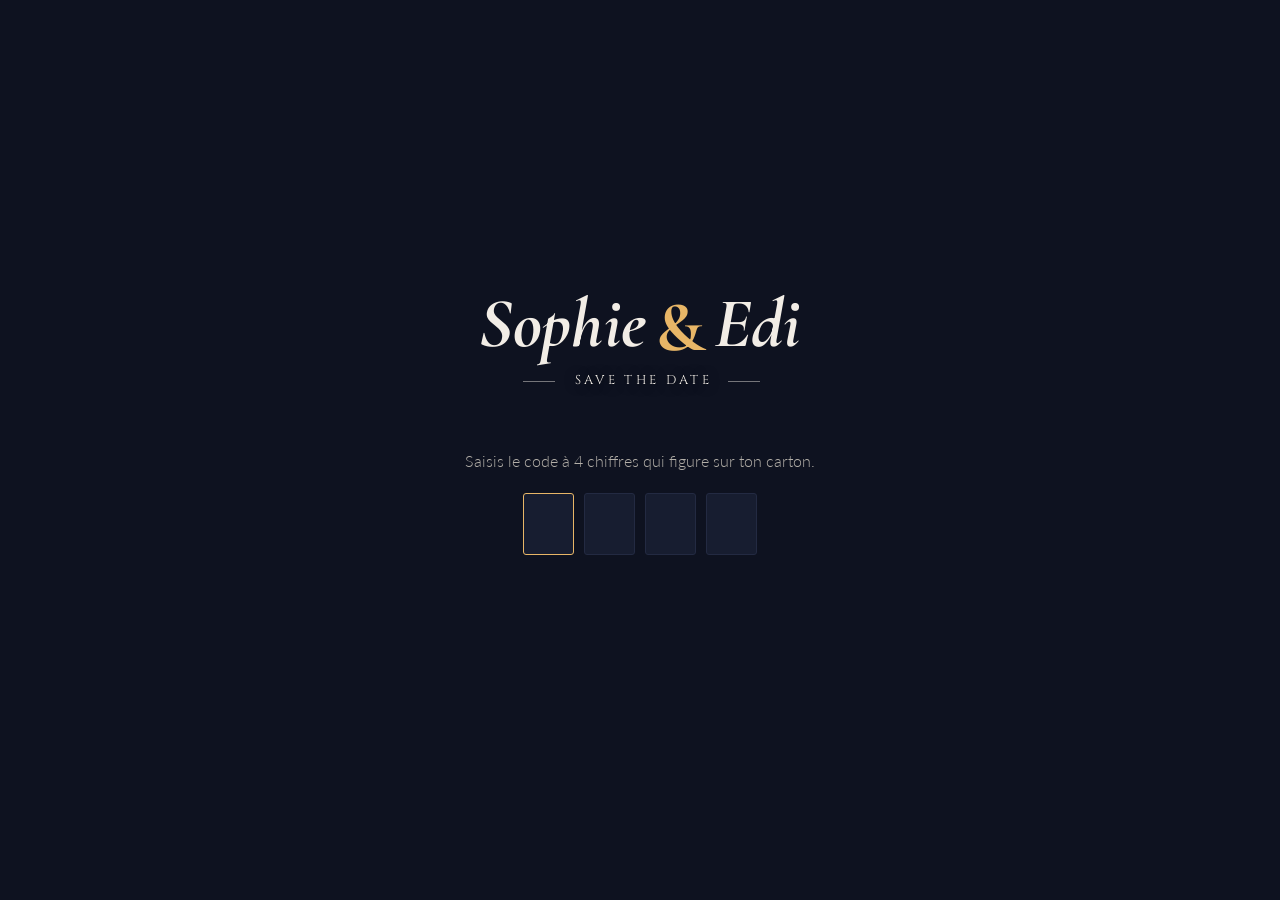
<file: index.html>
<!DOCTYPE html>
<html lang="fr">
<head>
<meta charset="utf-8">
<meta name="viewport" content="width=device-width, initial-scale=1, viewport-fit=cover">
<title>Sophie &amp; Edi</title>
<meta name="robots" content="noindex, nofollow">
<link rel="preconnect" href="https://fonts.googleapis.com">
<link rel="preconnect" href="https://fonts.gstatic.com" crossorigin>
<link href="https://fonts.googleapis.com/css2?family=Cormorant+Garamond:ital,wght@0,400;0,500;1,400;1,500&family=Cinzel:wght@400;500;700&family=Playfair+Display:wght@400;500&family=Lato:wght@300;400;700&display=swap" rel="stylesheet">
<link rel="stylesheet" href="style.css">
<!-- La page suivante et la photo se téléchargent pendant que
     l'invité tape son code : la bascule paraît instantanée. -->
<link rel="prefetch" href="invitation.html">
<link rel="prefetch" href="photo.jpg">
</head>
<body>

<div class="page-code">
  <h1 class="monogramme">Sophie<span class="et">&amp;</span>Edi</h1>
  <p class="sous-titre"><span id="save">Save the date</span></p>

  <p class="invite-code" id="invite"></p>

  <div class="saisie" id="saisie">
    <input type="text" inputmode="numeric" maxlength="1" autocomplete="off" aria-label="1">
    <input type="text" inputmode="numeric" maxlength="1" autocomplete="off" aria-label="2">
    <input type="text" inputmode="numeric" maxlength="1" autocomplete="off" aria-label="3">
    <input type="text" inputmode="numeric" maxlength="1" autocomplete="off" aria-label="4">
  </div>

  <p class="erreur" id="erreur" role="status"></p>
</div>

<script src="config.js"></script>
<script>
(function(){
  "use strict";

  /* ?lang=en force la langue pour vérifier une page ; sinon défaut.
     La vraie langue du foyer arrive avec le code, page suivante. */
  var p = new URLSearchParams(location.search);
  var lang = (p.get("lang") === "en" || p.get("lang") === "fr")
               ? p.get("lang") : LANGUE_DEFAUT;
  var T = TEXTES[lang] || TEXTES.fr;

  document.documentElement.lang = lang;
  document.title            = T.titre_page;
  document.getElementById("save").textContent   = T.save;
  document.getElementById("invite").textContent = T.code_invite;

  var cases  = [].slice.call(document.querySelectorAll("#saisie input"));
  var erreur = document.getElementById("erreur");
  var occupe = false;

  cases.forEach(function(c, i){
    c.addEventListener("input", function(){
      c.value = c.value.replace(/\D/g, "").slice(0, 1);
      erreur.textContent = "";
      if (c.value && i < 3) cases[i + 1].focus();
      if (cases.every(function(x){ return x.value; })) valider();
    });

    /* Retour arrière sur une case vide : on remonte d'un cran. */
    c.addEventListener("keydown", function(e){
      if (e.key === "Backspace" && !c.value && i > 0){
        cases[i - 1].focus();
        cases[i - 1].value = "";
        e.preventDefault();
      }
    });

    /* Coller un code entier d'un coup. */
    c.addEventListener("paste", function(e){
      var t = (e.clipboardData || window.clipboardData).getData("text");
      var d = String(t).replace(/\D/g, "").slice(0, 4);
      if (!d) return;
      e.preventDefault();
      cases.forEach(function(x, j){ x.value = d[j] || ""; });
      if (d.length === 4) valider();
      else cases[d.length].focus();
    });
  });

  cases[0].focus();

  /* Apps Script s'endort entre deux visites : le premier appel paie
     un démarrage à froid de une à trois secondes. Un ping muet dès
     l'arrivée réveille le service pendant que l'invité tape, et la
     validation du code part sur un service déjà chaud. */
  try {
    fetch(API, {
      method: "POST",
      headers: { "Content-Type": "text/plain;charset=utf-8" },
      body: JSON.stringify({ action:"ping" })
    }).catch(function(){});
  } catch (e){}

  /* ── un appel qui insiste (v20) ──
     Apps Script ne répond jamais directement : /exec redirige vers
     script.googleusercontent.com, et c'est cette seconde adresse, à
     jeton court, qui renvoie par moments un 404. Le script, lui,
     s'est exécuté jusqu'au bout — le journal en porte la trace et
     le panneau Exécutions ne signale aucun échec. Seule la réponse
     s'est perdue en route.

     L'incident est passager et sans motif : on réessaie, plutôt que
     d'annoncer à l'invité une panne de connexion qui n'existe pas.
     Trois tentatives, espacées de 600 puis 1500 ms.

     Rejouer un appel est sans risque ici : ouvrir ne fait que lire,
     et repondre efface les lignes du foyer avant de les réécrire,
     donc une tentative en double ne peut pas créer de doublon.

     Un vrai code faux n'est PAS concerné : le backend répond
     correctement { ok:false }, ce qui n'est pas une erreur réseau.
     Le message « ce code ne correspond à aucune invitation »
     s'affiche donc toujours du premier coup. */
  function appelAPI(charge, reste){
    if (reste === undefined) reste = 2;
    return fetch(API, {
      method: "POST",
      headers: { "Content-Type": "text/plain;charset=utf-8" },
      body: JSON.stringify(charge)
    })
    .then(function(r){
      if (!r.ok) throw new Error("HTTP " + r.status);
      return r.json();
    })
    .catch(function(err){
      if (!reste) throw err;
      return new Promise(function(suite){
        setTimeout(suite, reste === 2 ? 600 : 1500);
      }).then(function(){ return appelAPI(charge, reste - 1); });
    });
  }

  function valider(){
    if (occupe) return;
    var code = cases.map(function(c){ return c.value; }).join("");
    if (!/^\d{4}$/.test(code)) return;

    occupe = true;
    erreur.textContent = "";
    cases.forEach(function(c){ c.disabled = true; });

    appelAPI({ action:"ouvrir", code:code })
    .then(function(d){
      if (d && d.ok){
        /* sessionStorage : le code est redemandé à chaque nouvel
           onglet, mais pas à chaque aller-retour dans la soirée. */
        sessionStorage.setItem("foyer", JSON.stringify(d));
        sessionStorage.setItem("code", code);
        location.href = "invitation.html";
      } else {
        echec(T.code_erreur);
      }
    })
    .catch(function(){ echec(T.code_reseau); });
  }

  function echec(message){
    occupe = false;
    erreur.textContent = message;
    cases.forEach(function(c){ c.disabled = false; c.value = ""; });
    cases[0].focus();
    /* Pas de ping ici : le service est déjà réveillé depuis
       l'arrivée sur la page, et un appel de plus à chaque code
       refusé ne faisait qu'encombrer. */
  }
})();
</script>

</body>
</html>
</file>
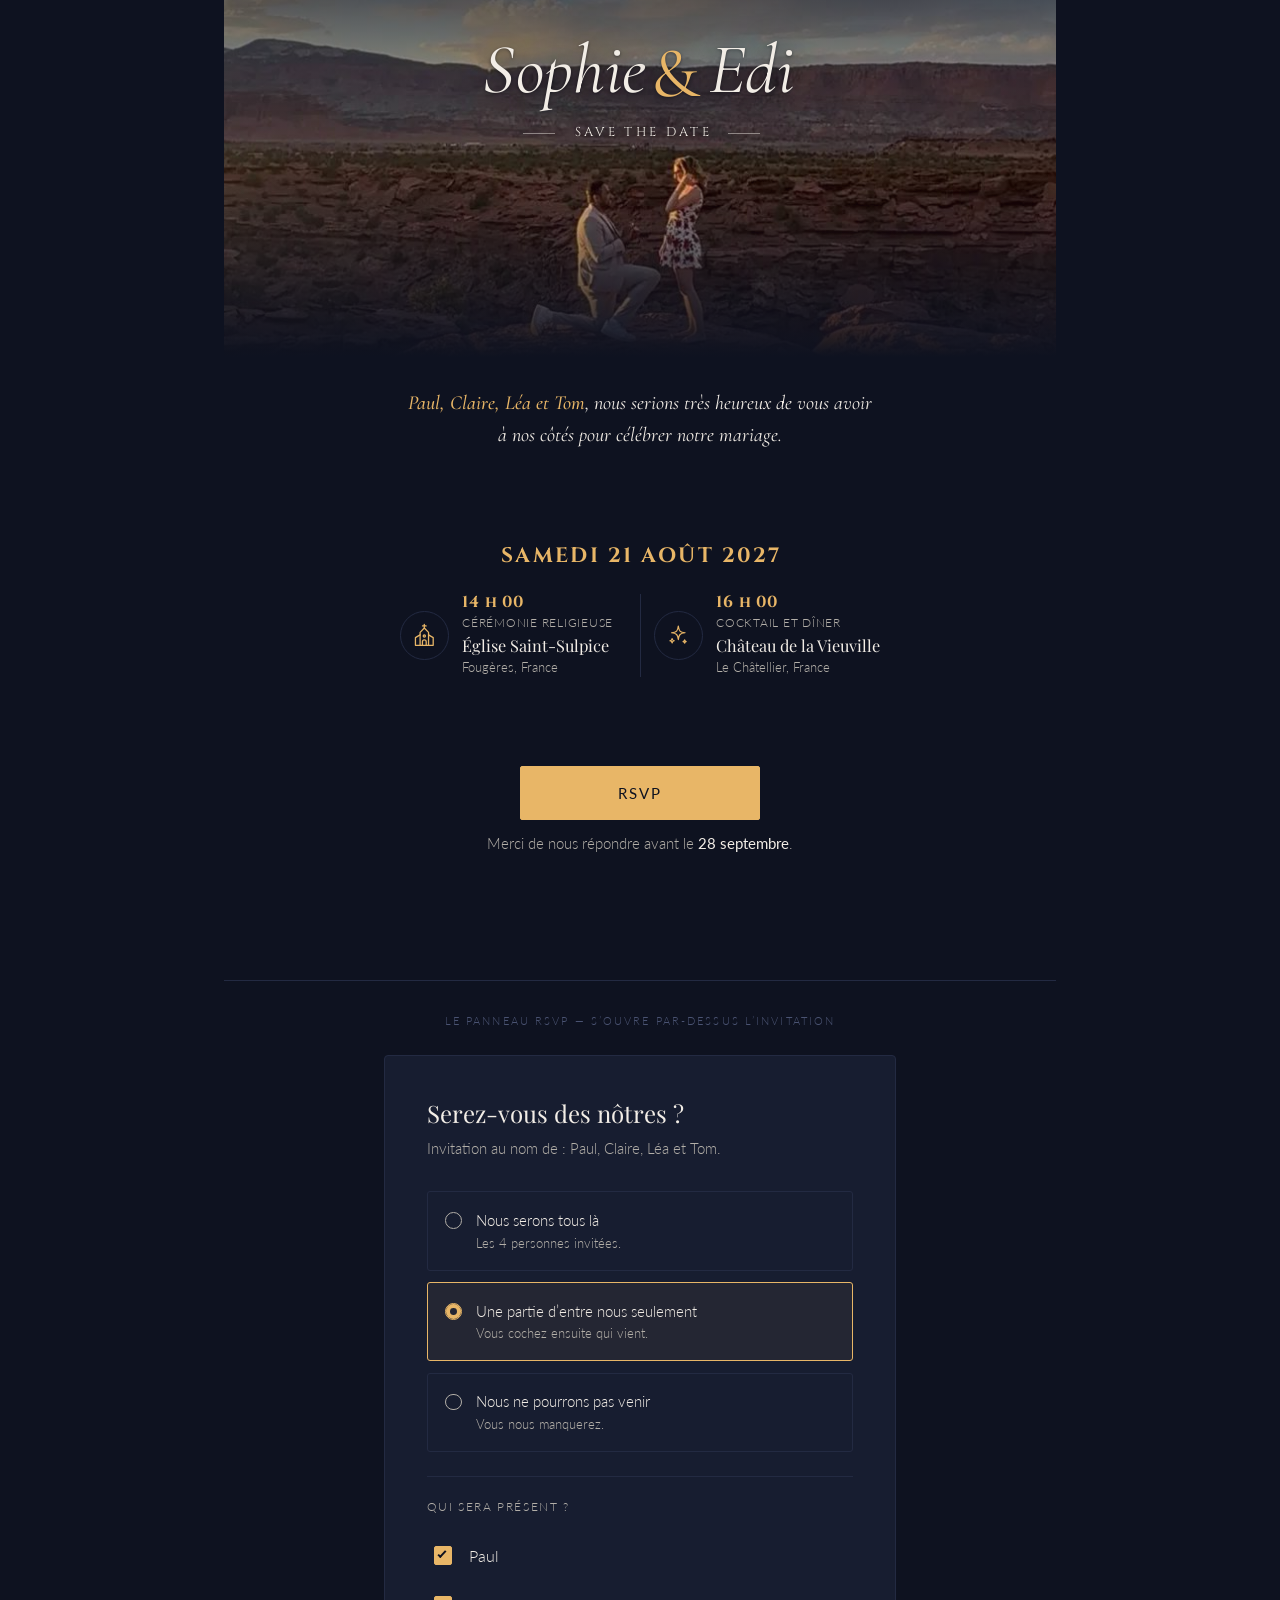
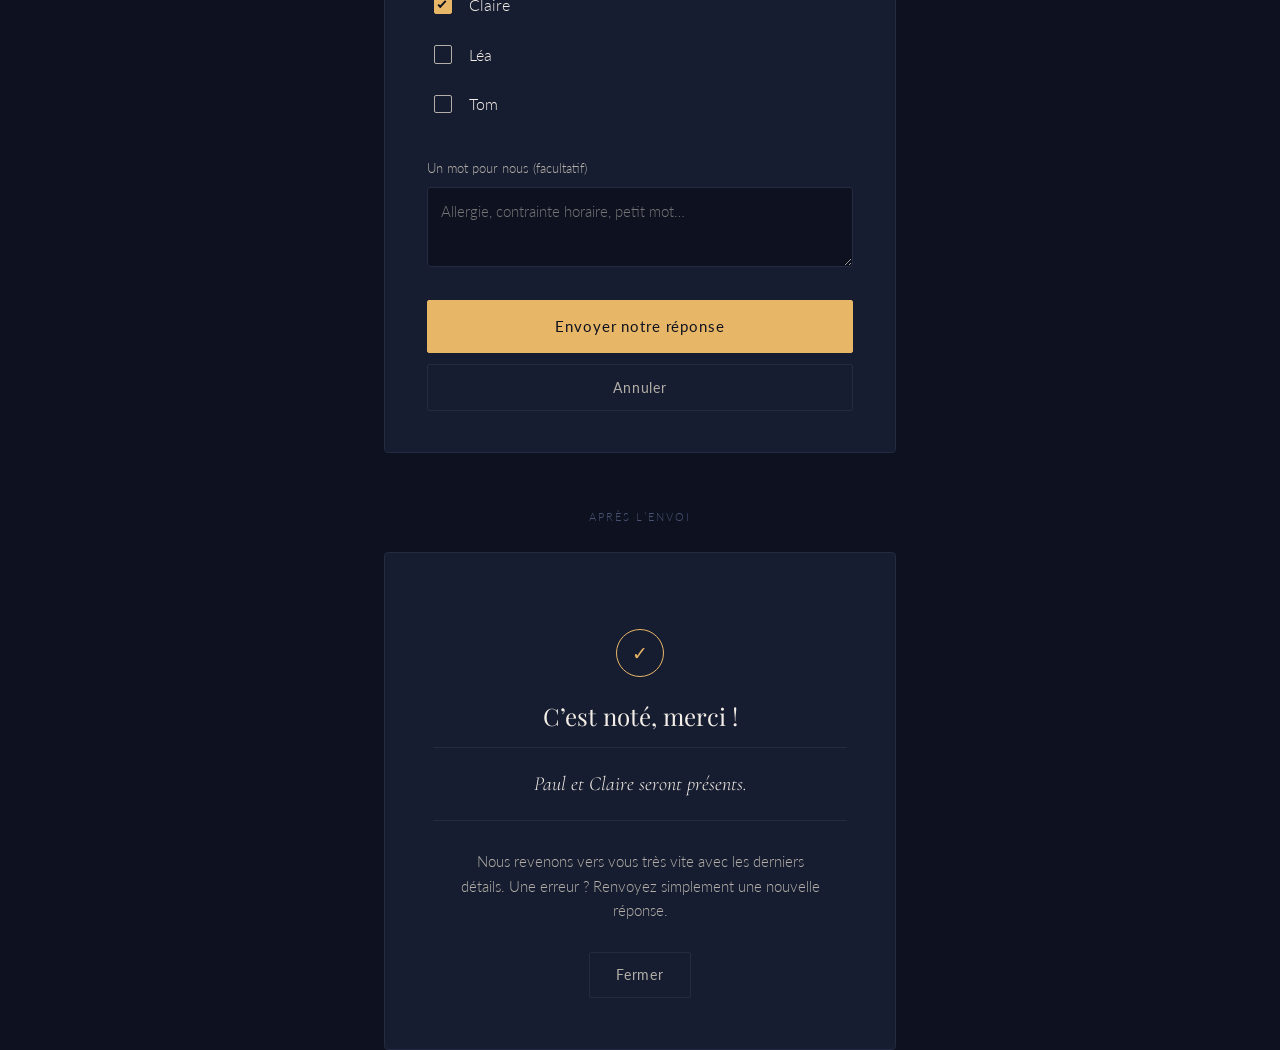
<file: design-invitation.html>
<!DOCTYPE html>
<html lang="fr">
<head>
<meta charset="utf-8">
<meta name="viewport" content="width=device-width, initial-scale=1, viewport-fit=cover">
<title>Design — invitation</title>
<link rel="preconnect" href="https://fonts.googleapis.com">
<link rel="preconnect" href="https://fonts.gstatic.com" crossorigin>
<link href="https://fonts.googleapis.com/css2?family=Cormorant+Garamond:ital,wght@0,400;0,500;1,400;1,500&family=Cinzel:wght@400;500;700&family=Playfair+Display:wght@400;500&family=Lato:wght@300;400;700&display=swap" rel="stylesheet">

<style>
/* ══════════════════════════════════════════════════════════════════
   1. PALETTE ET TYPOGRAPHIE — identiques à la page du code
   ══════════════════════════════════════════════════════════════════ */
:root{
  --encre:    #0E1220;
  --encre-2:  #171D30;
  --encre-3:  #232A42;
  --or:       #E8B667;
  /* La respiration entre les trois blocs du bas : phrase, journée, RSVP. */
  --gap-bloc: clamp(1.95rem,6.2vw,3.1rem);
  --ivoire:   #F2EDE6;
  --dim:      #B3AFA8;
  --erreur:   #E98A7B;

  --titre: "Playfair Display", Georgia, serif;
  /* Capitales romaines : ses chiffres sont dessinés à la hauteur des
     majuscules, contrairement à Playfair dont les chiffres tombent
     plus bas et paraissent rétrécis. */
  --caps:  "Cinzel", Georgia, serif;
  --texte: "Lato", -apple-system, BlinkMacSystemFont, "Segoe UI", sans-serif;
  --noms:  "Cormorant Garamond", Georgia, serif;
}

*,*::before,*::after{box-sizing:border-box}
html,body{margin:0;padding:0}
body{
  background:var(--encre);
  color:var(--ivoire);
  font-family:var(--texte);
  font-weight:300;
  line-height:1.6;
  -webkit-font-smoothing:antialiased;
}
:focus-visible{outline:2px solid var(--or);outline-offset:3px}


/* ══════════════════════════════════════════════════════════════════
   2. LA PHOTO
   Plein cadre en haut, fondue dans le fond par un dégradé, pour que
   la photo n'ait pas de bord net et que le texte puisse chevaucher.
   ══════════════════════════════════════════════════════════════════ */
/* La page occupe exactement la hauteur de l'écran et le bloc RSVP
   est poussé vers le bas par une marge automatique : il se cale donc
   juste au-dessus du bord, quelle que soit la taille du téléphone. */
#invitation{
  max-width:52rem;
  margin:0 auto;
  min-height:100svh;
  display:flex;
  flex-direction:column;
  padding:0;
}

/* Sur téléphone la page entière doit tenir sans défilement :
   la photo est donc plafonnée en hauteur d'écran, pas en ratio. */
.photo-cadre{
  position:relative;
  width:100%;
  aspect-ratio:5/4;
  max-height:35svh;
  overflow:hidden;
  background:var(--encre);
}
@media(min-width:40rem){.photo-cadre{aspect-ratio:16/9;max-height:50svh}}
@media(min-width:64rem){.photo-cadre{aspect-ratio:21/9;max-height:54svh}}

.photo-cadre img{
  width:100%;height:100%;
  object-fit:cover;
  /* Le point de la photo aligné au centre du cadre. Augmenter le
     pourcentage fait monter l'image (on voit plus le bas du rocher),
     le baisser la fait descendre (on voit plus le ciel). */
  object-position:center 40%;
  display:block;
}

/* ── le fondu ──
   La photo n'a pas de bord net : elle se dissout dans le fond par
   le bas et, plus légèrement, sur les côtés. */
.photo-cadre::after{
  content:"";
  position:absolute;inset:0;
  pointer-events:none;
  background:
    linear-gradient(to bottom,
      rgba(14,18,32,.62) 0%,
      rgba(14,18,32,.28) 26%,
      rgba(14,18,32,0) 48%,
      rgba(14,18,32,.72) 86%,
      var(--encre) 100%);
}

/* ── le titre, posé en haut de la photo ──
   z-index 2 : au-dessus du fondu, qui est en ::after. */
.titre-photo{
  position:absolute;
  top:0;left:0;right:0;
  z-index:2;
  text-align:center;
  padding:clamp(.7rem,2.6vw,2.4rem) 1.2rem 0;
  pointer-events:none;
}

.photo-vide{
  position:absolute;inset:0;
  display:grid;place-items:center;
  font-size:.72rem;letter-spacing:.16em;
  color:rgba(242,237,230,.5);
}


/* ══════════════════════════════════════════════════════════════════
   3. LE CORPS
   ══════════════════════════════════════════════════════════════════ */
.corps{
  flex:1;
  display:flex;
  flex-direction:column;
  padding:clamp(.75rem,2.6vw,1.9rem) clamp(1.2rem,5vw,3rem) 0;
  text-align:center;
  position:relative;
  z-index:1;
}

/* margin-top:auto absorbe tout le blanc restant ; le padding du bas
   laisse le petit retrait par rapport au bord de l'écran. */
.bloc-rsvp{
  padding-bottom:calc(clamp(1.6rem,5svh,3rem) + env(safe-area-inset-bottom,0px));
}

/* ── les prénoms ── */
.noms{
  font-family:var(--noms);
  font-weight:400;
  font-style:italic;
  font-size:clamp(2.4rem,10vw,4.4rem);
  line-height:1.05;
  letter-spacing:.005em;
  text-indent:-.05em;
  margin:0 0 .85rem;
  /* deux ombres : une large pour décoller le texte de la photo,
     une serrée pour garder les fines déliées de l'italique nettes */
  text-shadow:0 2px 26px rgba(8,10,18,.75), 0 1px 3px rgba(8,10,18,.5);
}

/* ── save the date, repris de la page du code ── */
.sous-titre{
  font-family:var(--caps);
  font-size:clamp(.7rem,2.4vw,.8rem);
  font-weight:400;
  letter-spacing:.26em;
  text-indent:.26em;
  text-transform:uppercase;
  color:var(--ivoire);
  margin:0;
  text-shadow:0 1px 12px rgba(8,10,18,.8);
}
.sous-titre span{
  display:inline-flex;
  align-items:center;
  gap:1rem;
}
.sous-titre span::before,
.sous-titre span::after{
  content:"";
  width:clamp(1.2rem,5vw,2rem);
  height:1px;
  background:rgba(242,237,230,.45);
}
.noms .et{
  font-family:var(--noms);
  font-style:normal;                      /* le & à grande boucle */
  font-size:1em;
  color:var(--or);
  padding:0 .12em;
  display:inline-block;
  transform:translateY(.06em);
}

/* ── la phrase d'invitation ── */
.accroche{
  font-family:var(--noms);
  font-style:italic;
  font-weight:400;
  /* Cormorant a un œil plus petit que Lato : à corps égal la phrase
     paraîtrait rétrécie, d'où le cran de taille en plus. */
  font-size:clamp(1.08rem,4.1vw,1.25rem);
  line-height:1.5;
  max-width:29rem;
  margin:0 auto;
  color:var(--ivoire);
}
@media(min-width:40rem){.accroche{line-height:1.6}}
.accroche strong{
  font-weight:500;
  color:var(--or);
}



/* ══════════════════════════════════════════════════════════════════
   4. LA JOURNÉE
   Une date, puis les étapes reliées par un trait vertical.
   ══════════════════════════════════════════════════════════════════ */
/* margin:auto en haut ET en bas : le blanc disponible se partage à
   parts égales des deux côtés, donc la journée tombe pile au milieu
   entre la phrase et le bloc RSVP. Le padding garantit un écart
   minimum quand il ne reste plus de blanc à partager. */
.ceremonie{
  max-width:30rem;
  margin:auto;
  padding:var(--gap-bloc) 0;
}
@media(min-width:40rem){.ceremonie{max-width:36rem}}

.ceremonie-date{
  font-family:var(--caps);
  font-size:clamp(1.02rem,4vw,1.3rem);
  font-weight:700;
  /* Plus le corps grossit, moins l'interlettrage doit être large. */
  letter-spacing:.12em;
  text-indent:.12em;
  text-transform:uppercase;
  color:var(--or);
  margin:0 0 1.3rem;
}

/* ── les deux moments, côte à côte ──
   Icône à gauche, texte à droite dans chaque colonne. Un filet
   vertical sépare les deux. */
.etapes{
  display:grid;
  grid-template-columns:1fr 1fr;
  text-align:left;
}
.etape{
  display:grid;
  grid-template-columns:auto 1fr;
  gap:clamp(.45rem,2vw,.8rem);
  align-items:center;
  padding:0 clamp(.35rem,1.6vw,.8rem);
}
.etape + .etape{border-left:1px solid var(--encre-3)}

.etape-icone{
  width:clamp(2.1rem,8vw,3.1rem);
  height:clamp(2.1rem,8vw,3.1rem);
  border:1px solid var(--encre-3);
  border-radius:50%;
  display:grid;place-items:center;
  color:var(--or);
  flex:0 0 auto;
}
.etape-icone svg{width:56%;height:56%}

.etape-quoi{
  font-size:clamp(.66rem,2.5vw,.78rem);
  letter-spacing:.06em;
  text-transform:uppercase;
  color:var(--dim);
  margin:.05rem 0 .2rem;
}
.etape-heure{
  font-family:var(--caps);
  font-weight:700;
  font-size:clamp(.84rem,3.2vw,1rem);
  letter-spacing:.05em;
  color:var(--or);
  margin:0;
  line-height:1.1;
}
.etape-lieu{
  font-family:var(--titre);
  font-size:clamp(.84rem,3.2vw,1.02rem);
  line-height:1.22;
  margin:0;
}
.etape-adresse{
  font-size:clamp(.72rem,2.7vw,.82rem);
  line-height:1.35;
  color:var(--dim);
  margin:.2rem 0 0;
}
.etape-adresse a{color:inherit;text-decoration-color:var(--encre-3)}


/* ══════════════════════════════════════════════════════════════════
   5. BOUTONS ET PIED
   ══════════════════════════════════════════════════════════════════ */
.btn{
  font-family:var(--texte);
  font-size:clamp(.88rem,3.3vw,.92rem);
  font-weight:400;
  letter-spacing:.06em;
  padding:clamp(.85rem,3.2vw,1.05rem) 2.4rem;
  border-radius:2px;
  border:1px solid var(--or);
  background:var(--or);
  color:var(--encre);
  cursor:pointer;
  transition:background .18s ease;
}
.btn:hover{background:#F0C87E}
.btn-fantome{
  background:transparent;
  color:var(--dim);
  border-color:var(--encre-3);
  font-size:.88rem;
  padding:.85rem 1.6rem;
}
.btn-fantome:hover{background:transparent;color:var(--ivoire);border-color:var(--dim)}
.btn-large{width:100%;max-width:15rem;letter-spacing:.14em}

.note{
  font-size:clamp(.82rem,3.1vw,.92rem);
  line-height:1.55;
  color:var(--dim);
  max-width:27rem;
  /* le raccourci margin vient en dernier, sinon il écrase le margin-top */
  margin:.78rem auto 0;
}
.note strong{color:var(--ivoire);font-weight:400}



/* ══════════════════════════════════════════════════════════════════
   6. LE PANNEAU RSVP
   Dans la vraie page il s'ouvre par-dessus l'invitation. Ici il est
   posé à la suite, pour qu'on puisse en travailler le design.
   ══════════════════════════════════════════════════════════════════ */
.demo-separateur{
  border-top:1px solid var(--encre-3);
  margin:5rem auto 0;
  max-width:52rem;
  padding:2rem 1.5rem 0;
}
.demo-titre{
  font-size:.66rem;letter-spacing:.2em;text-transform:uppercase;
  color:#4A5372;margin:0 0 1.6rem;text-align:center;
}

.tiroir{
  background:var(--encre-2);
  border:1px solid var(--encre-3);
  border-radius:4px;
  width:100%;max-width:32rem;
  margin:0 auto;
  padding:2.4rem 1.8rem 2rem;
}
@media(min-width:40rem){.tiroir{padding:2.6rem}}

.tiroir h2{
  font-family:var(--titre);
  font-weight:400;
  font-size:1.5rem;
  line-height:1.3;
  margin:0 0 .5rem;
}
.tiroir p.intro{
  font-size:.92rem;
  line-height:1.6;
  color:var(--dim);
  margin:0 0 1.9rem;
}

/* ── les trois réponses ── */
.choix{display:grid;gap:.7rem;margin-bottom:1.5rem}
.choix label{
  display:flex;align-items:flex-start;gap:.9rem;
  padding:1.05rem 1.1rem;
  border:1px solid var(--encre-3);
  border-radius:3px;
  cursor:pointer;
  transition:border-color .16s ease,background .16s ease;
}
.choix label:hover{border-color:var(--dim)}
.choix label:has(input:checked){border-color:var(--or);background:rgba(232,182,103,.06)}
.choix input{
  appearance:none;
  width:1.05rem;height:1.05rem;margin:.2rem 0 0;flex:0 0 auto;
  border:1px solid var(--dim);border-radius:50%;
  transition:border-color .16s ease,box-shadow .16s ease;
}
.choix input:checked{border-color:var(--or);box-shadow:inset 0 0 0 4px var(--or)}
.choix-txt{font-size:.96rem;line-height:1.45}
.choix-txt small{display:block;color:var(--dim);font-size:.83rem;margin-top:.15rem}

/* ── les cases par personne ── */
.membres{
  padding:1.3rem 0 .4rem;
  border-top:1px solid var(--encre-3);
  margin-bottom:1.4rem;
}
.membres > p{
  font-size:.72rem;letter-spacing:.14em;text-transform:uppercase;
  color:var(--dim);margin:0 0 .9rem;
}
.membres label{
  display:flex;align-items:center;gap:.85rem;
  padding:.75rem .2rem;cursor:pointer;
  font-size:1rem;
}
.membres input{
  appearance:none;
  width:1.15rem;height:1.15rem;flex:0 0 auto;
  border:1px solid var(--dim);border-radius:2px;
  position:relative;
  transition:background .16s ease,border-color .16s ease;
}
.membres input:checked{background:var(--or);border-color:var(--or)}
.membres input:checked::after{
  content:"";position:absolute;
  left:.34rem;top:.13rem;
  width:.26rem;height:.55rem;
  border:solid var(--encre);border-width:0 2px 2px 0;
  transform:rotate(43deg);
}

/* ── le mot libre ── */
.champ{margin-bottom:1.6rem}
.champ label{display:block;font-size:.84rem;color:var(--dim);margin-bottom:.5rem}
.champ textarea{
  width:100%;min-height:5rem;
  background:var(--encre);
  border:1px solid var(--encre-3);border-radius:3px;
  color:var(--ivoire);
  font-family:var(--texte);font-size:.95rem;font-weight:300;
  padding:.85rem;resize:vertical;
}
.champ textarea:focus{border-color:var(--or);outline:none}

.pied{display:grid;gap:.7rem}


/* ── l'écran de confirmation ── */
.merci{text-align:center;padding:2.2rem .4rem .6rem}
.merci .coche{
  width:3rem;height:3rem;margin:0 auto 1.5rem;
  border:1px solid var(--or);border-radius:50%;
  display:grid;place-items:center;
  color:var(--or);font-size:1.2rem;
}
.merci h2{margin-bottom:.9rem}
.merci .recap{
  font-family:var(--noms);
  font-style:italic;
  font-size:1.25rem;line-height:1.5;
  border-top:1px solid var(--encre-3);
  border-bottom:1px solid var(--encre-3);
  padding:1.3rem 0;margin-bottom:1.8rem;
}
.merci p{
  color:var(--dim);font-size:.93rem;line-height:1.65;
  margin:0 auto 1.8rem;max-width:23rem;
}

@media (prefers-reduced-motion: reduce){*{transition:none !important}}
</style>
</head>

<body>

<!-- ══════════ L'INVITATION ══════════ -->
<section id="invitation">

  <div class="photo-cadre">
    <img class="photo" src="[data-uri]" alt="Sophie et Edi au moment de la demande, dans le canyon au coucher du soleil">


    <div class="titre-photo">
      <h1 class="noms">Sophie<span class="et">&amp;</span>Edi</h1>
      <p class="sous-titre"><span>Save the date</span></p>
    </div>
  </div>

  <div class="corps">

    <p class="accroche">
      <strong>Paul, Claire, Léa et Tom</strong>,
      nous serions très heureux de vous avoir à nos côtés pour célébrer notre mariage.
    </p>

    <div class="ceremonie">
      <p class="ceremonie-date">Samedi 21 août 2027</p>

      <div class="etapes">

        <div class="etape">
          <div class="etape-icone">
            <svg viewBox="0 0 24 24" fill="none" stroke="currentColor" stroke-width="1.15"
                 stroke-linecap="round" stroke-linejoin="round" aria-hidden="true">
              <path d="M12 2.2v3"/><path d="M10.4 3.5h3.2"/>
              <path d="M12 5.4 8.2 9.3V21h7.6V9.3z"/>
              <path d="M8.2 11.6 4 14.1V21h4.2"/><path d="M15.8 11.6 20 14.1V21h-4.2"/>
              <path d="M10.3 21v-3.1a1.7 1.7 0 0 1 3.4 0V21"/>
              <circle cx="12" cy="12.6" r="1"/>
            </svg>
          </div>
          <div>
            <p class="etape-heure">14 h 00</p>
            <p class="etape-quoi">Cérémonie religieuse</p>
            <p class="etape-lieu">Église Saint-Sulpice</p>
            <p class="etape-adresse">Fougères, France</p>
          </div>
        </div>

        <div class="etape">
          <div class="etape-icone">
            <!-- éclats de fête : un grand scintillement et deux petits -->
            <svg viewBox="0 0 24 24" fill="none" stroke="currentColor" stroke-width="1.1"
                 stroke-linecap="round" stroke-linejoin="round" aria-hidden="true">
              <path d="M12 3.6c.55 4.6 1.5 5.55 6.1 6.1-4.6.55-5.55 1.5-6.1 6.1-.55-4.6-1.5-5.55-6.1-6.1 4.6-.55 5.55-1.5 6.1-6.1Z"/>
              <path d="M6.4 14.9c.2 1.5.5 1.8 2 2-1.5.2-1.8.5-2 2-.2-1.5-.5-1.8-2-2 1.5-.2 1.8-.5 2-2Z"/>
              <path d="M17.7 16.1c.15 1.1.35 1.35 1.45 1.5-1.1.15-1.3.4-1.45 1.5-.15-1.1-.35-1.35-1.45-1.5 1.1-.15 1.3-.4 1.45-1.5Z"/>
            </svg>
          </div>
          <div>
            <p class="etape-heure">16 h 00</p>
            <p class="etape-quoi">Cocktail et dîner</p>
            <p class="etape-lieu">Château de la Vieuville</p>
            <p class="etape-adresse">Le Châtellier, France</p>
          </div>
        </div>

      </div>
    </div>

    <div class="bloc-rsvp">
      <button class="btn btn-large">RSVP</button>
      <p class="note">Merci de nous répondre avant le <strong>28 septembre</strong>.</p>
    </div>

  </div>
</section>


<!-- ══════════ LE PANNEAU RSVP ══════════ -->
<div class="demo-separateur">
  <p class="demo-titre">Le panneau RSVP — s’ouvre par-dessus l’invitation</p>

  <div class="tiroir">
    <h2>Serez-vous des nôtres&nbsp;?</h2>
    <p class="intro">Invitation au nom de : Paul, Claire, Léa et Tom.</p>

    <div class="choix">
      <label>
        <input type="radio" name="rep">
        <span class="choix-txt">Nous serons tous là<small>Les 4 personnes invitées.</small></span>
      </label>
      <label>
        <input type="radio" name="rep" checked>
        <span class="choix-txt">Une partie d’entre nous seulement<small>Vous cochez ensuite qui vient.</small></span>
      </label>
      <label>
        <input type="radio" name="rep">
        <span class="choix-txt">Nous ne pourrons pas venir<small>Vous nous manquerez.</small></span>
      </label>
    </div>

    <div class="membres">
      <p>Qui sera présent&nbsp;?</p>
      <label><input type="checkbox" checked><span>Paul</span></label>
      <label><input type="checkbox" checked><span>Claire</span></label>
      <label><input type="checkbox"><span>Léa</span></label>
      <label><input type="checkbox"><span>Tom</span></label>
    </div>

    <div class="champ">
      <label for="mot">Un mot pour nous (facultatif)</label>
      <textarea id="mot" placeholder="Allergie, contrainte horaire, petit mot…"></textarea>
    </div>

    <div class="pied">
      <button class="btn">Envoyer notre réponse</button>
      <button class="btn btn-fantome">Annuler</button>
    </div>
  </div>


  <p class="demo-titre" style="margin-top:3.5rem">Après l’envoi</p>

  <div class="tiroir">
    <div class="merci">
      <div class="coche">✓</div>
      <h2>C’est noté, merci&nbsp;!</h2>
      <div class="recap">Paul et Claire seront présents.</div>
      <p>Nous revenons vers vous très vite avec les derniers détails. Une erreur&nbsp;? Renvoyez simplement une nouvelle réponse.</p>
      <button class="btn btn-fantome">Fermer</button>
    </div>
  </div>

</div>

</body>
</html>
</file>
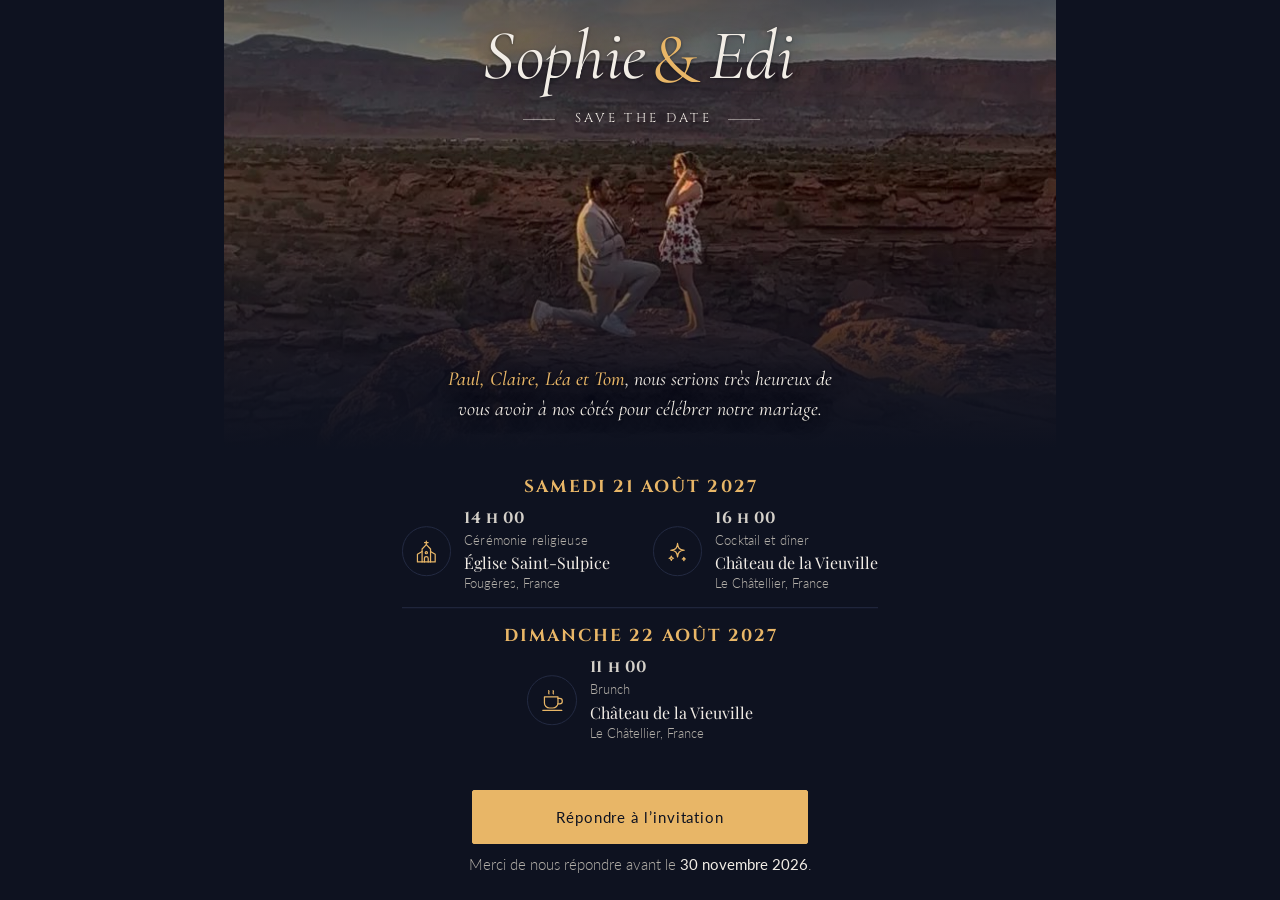
<file: invitation-test.html>
<!DOCTYPE html>
<!-- ══════════════════════════════════════════════════════════
     INVITATION — v9
     Part de v8. L'écart entre le samedi et le dimanche s'ouvre et
     devient la variable d'ajustement : exprimé en svh, il grandit sur
     un écran haut et se resserre en premier sur un écran court.
     Ne rien modifier ici : toute évolution part d'une copie numérotée.

     Contenu : deux journées (samedi église + cocktail, dimanche
     brunch), tasse fumante, heures en gris, dates réduites,
     journée centrée par marges automatiques.
     Issue de design-invitation.html, banc RSVP retiré.
     ══════════════════════════════════════════════════════════ -->

<html lang="fr">
<head>
<meta charset="utf-8">
<meta name="viewport" content="width=device-width, initial-scale=1, viewport-fit=cover">
<title>v9 — Design — invitation</title>
<link rel="preconnect" href="https://fonts.googleapis.com">
<link rel="preconnect" href="https://fonts.gstatic.com" crossorigin>
<link href="https://fonts.googleapis.com/css2?family=Cormorant+Garamond:ital,wght@0,400;0,500;1,400;1,500&family=Cinzel:wght@400;500;700&family=Playfair+Display:wght@400;500&family=Lato:wght@300;400;700&display=swap" rel="stylesheet">

<style>
/* ══════════════════════════════════════════════════════════════════
   1. PALETTE ET TYPOGRAPHIE — identiques à la page du code
   ══════════════════════════════════════════════════════════════════ */
:root{
  --encre:    #0E1220;
  --encre-2:  #171D30;
  --encre-3:  #232A42;
  --or:       #E8B667;
  /* La respiration entre les trois blocs du bas : phrase, journée, RSVP. */
  --gap-bloc: clamp(.7rem,2.6vw,1.15rem);
  /* Unité de base des deux colonnes. Tous les textes en dérivent par
     un rapport fixe, donc changer cette seule valeur les redimensionne
     ensemble sans casser leur hiérarchie. */
  --te: clamp(.74rem,3.2vw,1rem);
  /* Le retrait sous la note, jusqu'au bord de l'écran. */
  --pied: clamp(1.15rem,3.6svh,1.5rem);
  /* Retrait sous la phrase posée sur la photo : c'est aussi la
     hauteur qui sépare le bas du texte du bord du cadre. */
  --sous-phrase: clamp(1.45rem,calc(.61vw + 1.28rem),1.6rem);
  /* Air entre le bord du cadre et le début du contenu bleu. */
  --haut-corps: clamp(.35rem,1.4vw,1rem);
  --ivoire:   #F2EDE6;
  --dim:      #B3AFA8;
  --gris:     #D4D0C9;   /* heures : visibles, mais en retrait de l'or */
  --erreur:   #E98A7B;

  --titre: "Playfair Display", Georgia, serif;
  /* Capitales romaines : ses chiffres sont dessinés à la hauteur des
     majuscules, contrairement à Playfair dont les chiffres tombent
     plus bas et paraissent rétrécis. */
  --caps:  "Cinzel", Georgia, serif;
  --texte: "Lato", -apple-system, BlinkMacSystemFont, "Segoe UI", sans-serif;
  --noms:  "Cormorant Garamond", Georgia, serif;
}

*,*::before,*::after{box-sizing:border-box}
html,body{margin:0;padding:0}
body{
  background:var(--encre);
  color:var(--ivoire);
  font-family:var(--texte);
  font-weight:300;
  line-height:1.6;
  -webkit-font-smoothing:antialiased;
}
:focus-visible{outline:2px solid var(--or);outline-offset:3px}


/* ══════════════════════════════════════════════════════════════════
   2. LA PHOTO
   Plein cadre en haut, fondue dans le fond par un dégradé, pour que
   la photo n'ait pas de bord net et que le texte puisse chevaucher.
   ══════════════════════════════════════════════════════════════════ */
/* La page occupe exactement la hauteur de l'écran et le bloc RSVP
   est poussé vers le bas par une marge automatique : il se cale donc
   juste au-dessus du bord, quelle que soit la taille du téléphone. */
#invitation{
  max-width:52rem;
  margin:0 auto;
  /* hauteur EXACTE, pas minimale : le contenu ne peut plus pousser la
     page vers le bas, donc le bouton reste toujours dans l'écran. */
  height:100svh;
  overflow:hidden;
  display:flex;
  flex-direction:column;
  padding:0;
}

/* ── la hauteur du cadre ──
   Plus d'aspect-ratio, plus de paliers @media : la hauteur est une
   droite continue en fonction de la largeur de fenêtre.

       hauteur = 18 % de la largeur + 20 rem

   Elle bouge donc à CHAQUE pixel de redimensionnement, sans saut.
   Le 20 rem est la part fixe qui garantit un cadre déjà haut sur
   téléphone ; le 18vw est la part qui suit l'élargissement.

   Le plafond de 58svh n'est là que pour les écrans très bas. Il
   entre en jeu vers 830 px de large — c'est-à-dire pile au moment
   où #invitation atteint son max-width de 52rem et cesse lui aussi
   de s'élargir. Largeur et hauteur se figent donc ensemble. */
.photo-cadre{
  position:relative;
  width:100%;
  /* hauteur SOUHAITÉE ; flex-shrink la réduit si la page déborde.

     Cette droite est calée sur deux points mesurés :
       440 px de large (iPhone 16 Pro Max) → 349 px, la valeur de v4
       820 px de large (iPad)              → 466 px, la valeur de v3
     Elle donne donc v4 sur téléphone et v3 sur iPad, sans palier :
     la pente est simplement plus forte qu'avant (30.9vw au lieu de
     16vw), si bien que le cadre s'étire plus vite en s'élargissant.

     Le plafond revient à 50svh, la valeur de v3 : c'est lui qui
     gouverne l'ordinateur, où le cadre est le plus panoramique. */
  height:min(calc(30.9vw + 13.3rem), 50svh);
  flex:0 1 auto;
  min-height:0;
  overflow:hidden;
  background:var(--encre);
}

.photo-cadre img{
  width:100%;height:100%;
  object-fit:cover;
  /* 46 % place le titre sur la ligne des falaises plutôt que dans le
     ciel, et donne le même écart au-dessus de vos têtes qu'en dessous
     de vos pieds. Cette valeur et max-height vont par paire : changer
     l'une sans l'autre casse cette symétrie. */
  object-position:center 46%;
  display:block;
}

/* ── le fondu ──
   La photo n'a pas de bord net : elle se dissout dans le fond par
   le bas et, plus légèrement, sur les côtés. */
.photo-cadre::after{
  content:"";
  position:absolute;inset:0;
  pointer-events:none;
  background:
    linear-gradient(to bottom,
      rgba(14,18,32,.62) 0%,
      rgba(14,18,32,.28) 26%,
      rgba(14,18,32,0) 42%,
      rgba(14,18,32,.55) 64%,
      rgba(14,18,32,.88) 84%,
      var(--encre) 100%);
}

/* ── le titre, posé en haut de la photo ──
   z-index 2 : au-dessus du fondu, qui est en ::after. */
.titre-photo{
  position:absolute;
  top:0;left:0;right:0;
  z-index:2;
  text-align:center;
  /* Le retrait au-dessus du titre doit AUGMENTER sur téléphone sans
     rien changer au-delà. Un clamp ne sait que croître avec la
     largeur ; on prend donc le plus grand de deux termes :

       calc(1.965rem - 1.237vw)  décroît → gouverne le téléphone
       clamp(.7rem,2.6vw,2.4rem) croît   → gouverne iPad et ordinateur

     Ils se croisent à 820 px, la largeur d'un iPad : en dessous le
     premier gagne, au-dessus le second.

     v8 remonte encore le titre sur iPad et ordinateur : le terme
     croissant descend à 1.5vw (plafond 1.5rem). Le terme décroissant
     est repenté à chaque fois pour garder la valeur du téléphone
     figée à 26 px à 440 px de large, ET pour que les deux courbes
     continuent de se croiser pile à 820 px. */
  padding:max(calc(2.616rem - 3.605vw), clamp(.7rem,1.5vw,1.5rem)) 1.2rem 0;
  pointer-events:none;
}

.photo-vide{
  position:absolute;inset:0;
  display:grid;place-items:center;
  font-size:.72rem;letter-spacing:.16em;
  color:rgba(242,237,230,.5);
}


/* ══════════════════════════════════════════════════════════════════
   3. LE CORPS
   ══════════════════════════════════════════════════════════════════ */
/* La phrase est posée dans le fondu du bas de la photo. Le padding
   bas la décolle du bord, celui du haut garantit l'écart avec le
   couple quelle que soit la hauteur du cadre. */
/* Les repères verts et bleus ont été retirés : ils n'étaient que le
   dessin de ce que le CSS calcule déjà. Le centrage de la journée
   repose sur --sous-phrase et --haut-corps, pas sur les traits — il
   continue donc de s'adapter tout seul à chaque taille d'écran. */

/* ░░ fin du repère ░░ */

.accroche-photo{
  position:absolute;
  left:0;right:0;bottom:0;
  z-index:2;
  max-width:32rem;
  margin:0 auto !important;
  padding:2.5rem clamp(1.2rem,5vw,2.5rem) var(--sous-phrase);
  text-align:center;
  text-shadow:0 2px 18px rgba(8,10,18,.85), 0 1px 3px rgba(8,10,18,.6);
}

.corps{
  /* 1 0 auto : le corps prend le blanc restant mais ne rétrécit
     jamais — dates, bouton et note gardent leur taille. */
  flex:1 0 auto;
  display:flex;
  flex-direction:column;
  padding:var(--haut-corps) clamp(1.2rem,5vw,3rem) 0;
  text-align:center;
  position:relative;
  z-index:1;
}

/* margin-top:auto absorbe tout le blanc restant ; le padding du bas
   laisse le petit retrait par rapport au bord de l'écran. */
.bloc-rsvp{
  padding-bottom:calc(var(--pied) + env(safe-area-inset-bottom,0px));
}

/* ── les prénoms ── */
.noms{
  font-family:var(--noms);
  font-weight:400;
  font-style:italic;
  font-size:clamp(2.4rem,10vw,4.4rem);
  line-height:1.05;
  letter-spacing:.005em;
  text-indent:-.05em;
  margin:0 0 .85rem;
  /* deux ombres : une large pour décoller le texte de la photo,
     une serrée pour garder les fines déliées de l'italique nettes */
  text-shadow:0 2px 26px rgba(8,10,18,.75), 0 1px 3px rgba(8,10,18,.5);
}

/* ── save the date, repris de la page du code ── */
.sous-titre{
  font-family:var(--caps);
  font-size:clamp(.7rem,2.4vw,.8rem);
  font-weight:400;
  letter-spacing:.26em;
  text-indent:.26em;
  text-transform:uppercase;
  color:var(--ivoire);
  margin:0;
  text-shadow:0 1px 12px rgba(8,10,18,.8);
}
.sous-titre span{
  display:inline-flex;
  align-items:center;
  gap:1rem;
}
.sous-titre span::before,
.sous-titre span::after{
  content:"";
  width:clamp(1.2rem,5vw,2rem);
  height:1px;
  background:rgba(242,237,230,.45);
}
.noms .et{
  font-family:var(--noms);
  font-style:normal;                      /* le & à grande boucle */
  font-size:1em;
  color:var(--or);
  padding:0 .12em;
  display:inline-block;
  transform:translateY(.06em);
}

/* ── la phrase d'invitation ── */
.accroche{
  font-family:var(--noms);
  font-style:italic;
  font-weight:400;
  /* Cormorant a un œil plus petit que Lato : à corps égal la phrase
     paraîtrait rétrécie, d'où le cran de taille en plus. */
  font-size:clamp(1.08rem,4.1vw,1.25rem);
  /* L'interligne compte le corps des lettres plus le blanc entre les
     lignes ; c'est ce blanc qu'on réduit de 20 %, de .5em à .4em. */
  line-height:1.4;
  max-width:29rem;
  margin:0 auto;
  color:var(--ivoire);
}
@media(min-width:40rem){.accroche{line-height:1.5}}
.accroche strong{
  font-weight:500;
  color:var(--or);
}



/* ══════════════════════════════════════════════════════════════════
   4. LA JOURNÉE
   Une date, puis les étapes reliées par un trait vertical.
   ══════════════════════════════════════════════════════════════════ */
/* margin:auto en haut ET en bas : le blanc disponible se partage à
   parts égales des deux côtés, donc la journée tombe pile au milieu
   entre la phrase et le bloc RSVP. Le padding garantit un écart
   minimum quand il ne reste plus de blanc à partager. */
/* margin:auto en haut ET en bas : le blanc disponible se partage à
   parts égales, donc la journée tombe visuellement au milieu entre
   la photo et le bouton. */
.ceremonie{
  max-width:30rem;
  margin:auto;
  padding:var(--gap-bloc) 0;
  /* Les marges automatiques centrent la journée entre le BAS DU CADRE
     et le bloc RSVP. La zone voulue commence plus haut, au bas du
     texte : elle démarre (--sous-phrase + --haut-corps) plus tôt, donc
     le bloc doit remonter de la moitié de cette différence. */
  transform:translateY(calc((var(--sous-phrase) + var(--haut-corps)) / -2));
}
@media(min-width:40rem){.ceremonie{max-width:36rem}}

/* Deux jours empilés : chacun porte sa date puis ses moments. */
/* L'écart entre les deux journées est désormais la variable
   d'ajustement de la page. Il est exprimé en svh, pas en vw : il
   grandit donc sur un écran haut et se resserre en premier sur un
   écran court, avant qu'on touche à quoi que ce soit d'autre.
   Le filet le sépare en deux moitiés égales, marge puis padding. */
.jour + .jour{
  margin-top:clamp(.45rem,1.6svh,1.4rem);
  padding-top:clamp(.45rem,1.6svh,1.4rem);
  border-top:1px solid var(--encre-3);
}

.ceremonie-date{
  font-family:var(--caps);
  font-size:clamp(.86rem,3.3vw,1.08rem);
  font-weight:700;
  /* Plus le corps grossit, moins l'interlettrage doit être large. */
  letter-spacing:.12em;
  text-indent:.12em;
  text-transform:uppercase;
  color:var(--or);
  margin:0 0 .6rem;
}

/* ── les deux moments, côte à côte ──
   Plus de filet entre les colonnes : le blanc suffit à les séparer. */
.etapes{
  display:grid;
  grid-template-columns:1fr 1fr;
  gap:clamp(.5rem,2.5vw,1.6rem);
  text-align:left;
}
/* Un seul moment dans la journée : on le centre plutôt que de le
   laisser collé à gauche sur une colonne pleine largeur. */
.etapes-seul{grid-template-columns:auto;justify-content:center}

.etape{
  display:grid;
  grid-template-columns:auto 1fr;
  gap:clamp(.4rem,1.8vw,.8rem);
  align-items:center;
}

.etape-icone{
  width:clamp(1.95rem,7.4vw,3.1rem);
  height:clamp(1.95rem,7.4vw,3.1rem);
  border:1px solid var(--encre-3);
  border-radius:50%;
  display:grid;place-items:center;
  color:var(--or);
  flex:0 0 auto;
}
.etape-icone svg{width:56%;height:56%}

/* nowrap partout : ces quatre lignes doivent tenir d'un seul tenant,
   c'est le corps qui s'adapte à la colonne, pas l'inverse. */
.etape-heure,.etape-quoi,.etape-lieu,.etape-adresse{white-space:nowrap}

.etape-heure{
  font-family:var(--caps);
  font-weight:700;
  font-size:var(--te);
  letter-spacing:.04em;
  color:var(--gris);
  margin:0;
  line-height:1.1;
}
.etape-quoi{
  font-size:calc(var(--te) * .82);
  letter-spacing:.01em;
  color:var(--dim);
  margin:.12rem 0 .18rem;
}
.etape-lieu{
  font-family:var(--titre);
  font-size:var(--te);
  line-height:1.2;
  margin:0;
}
.etape-adresse{
  font-size:calc(var(--te) * .8);
  line-height:1.3;
  color:var(--dim);
  margin:.18rem 0 0;
}
.etape-adresse a{color:inherit;text-decoration-color:var(--encre-3)}


/* ══════════════════════════════════════════════════════════════════
   5. BOUTONS ET PIED
   ══════════════════════════════════════════════════════════════════ */
.btn{
  font-family:var(--texte);
  font-size:clamp(.88rem,3.3vw,.92rem);
  font-weight:400;
  letter-spacing:.06em;
  padding:clamp(.85rem,3.2vw,1.05rem) clamp(1.1rem,5vw,2.4rem);
  border-radius:2px;
  border:1px solid var(--or);
  background:var(--or);
  color:var(--encre);
  cursor:pointer;
  transition:background .18s ease;
}
.btn:hover{background:#F0C87E}
.btn-fantome{
  background:transparent;
  color:var(--dim);
  border-color:var(--encre-3);
  font-size:.88rem;
  padding:.85rem 1.6rem;
}
.btn-fantome:hover{background:transparent;color:var(--ivoire);border-color:var(--dim)}
/* Le libellé change selon l'état (« Répondre à l'invitation » ou
   « Modifier notre réponse ») : nowrap interdit la coupure, et le
   corps suit la largeur d'écran pour que la plus longue des deux
   tienne toujours sur une ligne. */
.btn-large{
  width:100%;
  max-width:21rem;
  letter-spacing:.06em;
  white-space:nowrap;
  font-size:clamp(.8rem,3.5vw,.95rem);
}

.note{
  font-size:clamp(.82rem,3.1vw,.92rem);
  line-height:1.55;
  color:var(--dim);
  max-width:27rem;
  /* le raccourci margin vient en dernier, sinon il écrase le margin-top */
  /* moitié du retrait du bas : le bouton descend vers la note */
  margin:calc(var(--pied) * .4) auto 0;
}
.note strong{color:var(--ivoire);font-weight:400}



/* ══════════════════════════════════════════════════════════════════
   6. LE PANNEAU RSVP
   Dans la vraie page il s'ouvre par-dessus l'invitation. Ici il est
   posé à la suite, pour qu'on puisse en travailler le design.
   ══════════════════════════════════════════════════════════════════ */
.demo-separateur{
  border-top:1px solid var(--encre-3);
  margin:5rem auto 0;
  max-width:52rem;
  padding:2rem 1.5rem 0;
}
.demo-titre{
  font-size:.66rem;letter-spacing:.2em;text-transform:uppercase;
  color:#4A5372;margin:0 0 1.6rem;text-align:center;
}

.tiroir{
  background:var(--encre-2);
  border:1px solid var(--encre-3);
  border-radius:4px;
  width:100%;max-width:32rem;
  margin:0 auto;
  padding:2.4rem 1.8rem 2rem;
}
@media(min-width:40rem){.tiroir{padding:2.6rem}}

.tiroir h2{
  font-family:var(--titre);
  font-weight:400;
  font-size:1.5rem;
  line-height:1.3;
  margin:0 0 .5rem;
}
.tiroir p.intro{
  font-size:.92rem;
  line-height:1.6;
  color:var(--dim);
  margin:0 0 1.9rem;
}

/* ── les trois réponses ── */
.choix{display:grid;gap:.7rem;margin:0 0 1.5rem}
.choix label{
  display:flex;align-items:flex-start;gap:.9rem;
  padding:1.05rem 1.1rem;
  border:1px solid var(--encre-3);
  border-radius:3px;
  cursor:pointer;
  transition:border-color .16s ease,background .16s ease;
}
.choix label:hover{border-color:var(--dim)}
.choix label:has(input:checked){border-color:var(--or);background:rgba(232,182,103,.06)}
.choix input{
  appearance:none;
  width:1.05rem;height:1.05rem;margin:.2rem 0 0;flex:0 0 auto;
  border:1px solid var(--dim);border-radius:50%;
  transition:border-color .16s ease,box-shadow .16s ease;
}
.choix input:checked{border-color:var(--or);box-shadow:inset 0 0 0 4px var(--or)}
.choix-txt{font-size:.96rem;line-height:1.45}
.choix-txt small{display:block;color:var(--dim);font-size:.83rem;margin-top:.15rem}

/* ── le choix mariage / brunch ──
   Deux pastilles côte à côte, visibles seulement quand la réponse
   ou la personne concernée est retenue. */
.venue{
  display:flex;
  gap:.5rem;
  margin:.5rem 0 .2rem 2rem;
}
.venue label{
  flex:1;
  display:block;
  text-align:center;
  padding:.55rem .4rem;
  border:1px solid var(--encre-3);
  border-radius:3px;
  cursor:pointer;
  font-size:.85rem;
  color:var(--dim);
  transition:border-color .16s ease,color .16s ease,background .16s ease;
}
.venue label:has(input:checked){
  border-color:var(--or);
  color:var(--ivoire);
  background:rgba(232,182,103,.07);
}
/* La pastille entière est la cible : le rond natif disparaît. */
.venue input{position:absolute;opacity:0;width:0;height:0}

/* ── les cases par personne ── */
.membre{padding:.45rem 0;border-bottom:1px solid rgba(35,42,66,.55)}
.membre:last-child{border-bottom:0}

.membres{
  padding:1.3rem 0 .4rem;
  border-top:1px solid var(--encre-3);
  margin-bottom:1.4rem;
}
.membres > p{
  font-size:.72rem;letter-spacing:.14em;text-transform:uppercase;
  color:var(--dim);margin:0 0 .9rem;
}
.membre > label{
  display:flex;align-items:center;gap:.85rem;
  padding:.5rem .2rem;cursor:pointer;
  font-size:1rem;
}
.membre > label input{
  appearance:none;
  width:1.15rem;height:1.15rem;flex:0 0 auto;
  border:1px solid var(--dim);border-radius:2px;
  position:relative;
  transition:background .16s ease,border-color .16s ease;
}
.membre > label input:checked{background:var(--or);border-color:var(--or)}
.membre > label input:checked::after{
  content:"";position:absolute;
  left:.34rem;top:.13rem;
  width:.26rem;height:.55rem;
  border:solid var(--encre);border-width:0 2px 2px 0;
  transform:rotate(43deg);
}

/* ── le mot libre ── */
.champ{margin-bottom:1.6rem}
.champ label{display:block;font-size:.84rem;color:var(--dim);margin-bottom:.5rem}
.champ textarea{
  width:100%;min-height:5rem;
  background:var(--encre);
  border:1px solid var(--encre-3);border-radius:3px;
  color:var(--ivoire);
  font-family:var(--texte);font-size:.95rem;font-weight:300;
  padding:.85rem;resize:vertical;
}
.champ textarea:focus{border-color:var(--or);outline:none}

.pied{display:grid;gap:.7rem}


/* ── l'écran de confirmation ── */
.merci{text-align:center;padding:2.2rem .4rem .6rem}
.merci .coche{
  width:3rem;height:3rem;margin:0 auto 1.5rem;
  border:1px solid var(--or);border-radius:50%;
  display:grid;place-items:center;
  color:var(--or);font-size:1.2rem;
}
.merci h2{margin-bottom:.9rem}
/* l'emoji garde sa couleur propre, hors de l'italique dorée */
.recap .emoji{font-style:normal;font-size:.9em;margin-left:.15em}

.recap em{font-style:normal;color:var(--or)}
.merci .recap{
  font-family:var(--noms);
  font-style:italic;
  font-size:1.25rem;line-height:1.5;
  border-top:1px solid var(--encre-3);
  border-bottom:1px solid var(--encre-3);
  padding:1.3rem 0;margin-bottom:1.6rem;
}
.merci p{
  color:var(--dim);font-size:.93rem;line-height:1.65;
  margin:0 auto 1.8rem;max-width:23rem;
}

@media (prefers-reduced-motion: reduce){*{transition:none !important}}
</style>
</head>

<body>

<!-- ══════════ L'INVITATION ══════════ -->
<section id="invitation">

  <div class="photo-cadre">
    <img class="photo" src="[data-uri]" alt="Sophie et Edi au moment de la demande, dans le canyon au coucher du soleil">


    <p class="accroche accroche-photo">
      <strong>Paul, Claire, Léa et Tom</strong>,
      nous serions très heureux de vous avoir à nos côtés pour célébrer notre mariage.
    </p>
    <div class="titre-photo">
      <h1 class="noms">Sophie<span class="et">&amp;</span>Edi</h1>
      <p class="sous-titre"><span>Save the date</span></p>
    </div>
  </div>

  <div class="corps">

    <div class="ceremonie">
      <div class="jour">
        <p class="ceremonie-date">Samedi 21 août 2027</p>
        <div class="etapes">
        <div class="etape">
          <div class="etape-icone">
            <svg viewBox="0 0 24 24" fill="none" stroke="currentColor" stroke-width="1.1"
                 stroke-linecap="round" stroke-linejoin="round" aria-hidden="true">
              <!-- recentrage optique — église : le clocher tire le dessin vers le haut -->
              <g transform="translate(0 .4)">
              <path d="M12 2.2v3"/><path d="M10.4 3.5h3.2"/>
              <path d="M12 5.4 8.2 9.3V21h7.6V9.3z"/>
              <path d="M8.2 11.6 4 14.1V21h4.2"/><path d="M15.8 11.6 20 14.1V21h-4.2"/>
              <path d="M10.3 21v-3.1a1.7 1.7 0 0 1 3.4 0V21"/>
              <circle cx="12" cy="12.6" r="1"/>
            </g>
              </svg>
          </div>
          <div>
            <p class="etape-heure">14 h 00</p>
            <p class="etape-quoi">Cérémonie religieuse</p>
            <p class="etape-lieu">Église Saint-Sulpice</p>
            <p class="etape-adresse">Fougères, France</p>
          </div>
        </div>
        <div class="etape">
          <div class="etape-icone">
            <svg viewBox="0 0 24 24" fill="none" stroke="currentColor" stroke-width="1.1"
                 stroke-linecap="round" stroke-linejoin="round" aria-hidden="true">
              <!-- recentrage optique — éclats : les deux petits pendent sous le grand -->
              <g transform="translate(.2 1.15)">
              <path d="M12 3.6c.55 4.6 1.5 5.55 6.1 6.1-4.6.55-5.55 1.5-6.1 6.1-.55-4.6-1.5-5.55-6.1-6.1 4.6-.55 5.55-1.5 6.1-6.1Z"/>
              <path d="M6.4 14.9c.2 1.5.5 1.8 2 2-1.5.2-1.8.5-2 2-.2-1.5-.5-1.8-2-2 1.5-.2 1.8-.5 2-2Z"/>
              <path d="M17.7 16.1c.15 1.1.35 1.35 1.45 1.5-1.1.15-1.3.4-1.45 1.5-.15-1.1-.35-1.35-1.45-1.5 1.1-.15 1.3-.4 1.45-1.5Z"/>
            </g>
              </svg>
          </div>
          <div>
            <p class="etape-heure">16 h 00</p>
            <p class="etape-quoi">Cocktail et dîner</p>
            <p class="etape-lieu">Château de la Vieuville</p>
            <p class="etape-adresse">Le Châtellier, France</p>
          </div>
        </div>
        </div>
      </div>

      <div class="jour">
        <p class="ceremonie-date">Dimanche 22 août 2027</p>
        <div class="etapes etapes-seul">
        <div class="etape">
          <div class="etape-icone">
            <svg viewBox="0 0 24 24" fill="none" stroke="currentColor" stroke-width="1.1"
                 stroke-linecap="round" stroke-linejoin="round" aria-hidden="true">
              <!-- recentrage optique — tasse : la soucoupe descend, l'anse déporte à droite -->
              <g transform="translate(1 -.55)">
              <!-- tasse fumante : le petit déjeuner, lisible à 20 px -->
              <path d="M3.9 9.3h12.2v5.4a4.6 4.6 0 0 1-4.6 4.6H8.5a4.6 4.6 0 0 1-4.6-4.6V9.3Z"/>
              <path d="M16.1 10.7h1.5a2.4 2.4 0 0 1 0 4.8h-1.5"/>
              <path d="M2.4 21.4h17.2"/>
              <path d="M8 6.6c-1-1 .7-1.9-.3-2.9"/>
              <path d="M12 6.6c-1-1 .7-1.9-.3-2.9"/>
            </g>
              </svg>
          </div>
          <div>
            <p class="etape-heure">11 h 00</p>
            <p class="etape-quoi">Brunch</p>
            <p class="etape-lieu">Château de la Vieuville</p>
            <p class="etape-adresse">Le Châtellier, France</p>
          </div>
        </div>
        </div>
      </div>
    </div>

    <div class="bloc-rsvp">
      <button class="btn btn-large">Répondre à l’invitation</button>
      <p class="note">Merci de nous répondre avant le <strong>30 novembre 2026</strong>.</p>
    </div>

  </div>
</section>


</body>
</html>
</file>
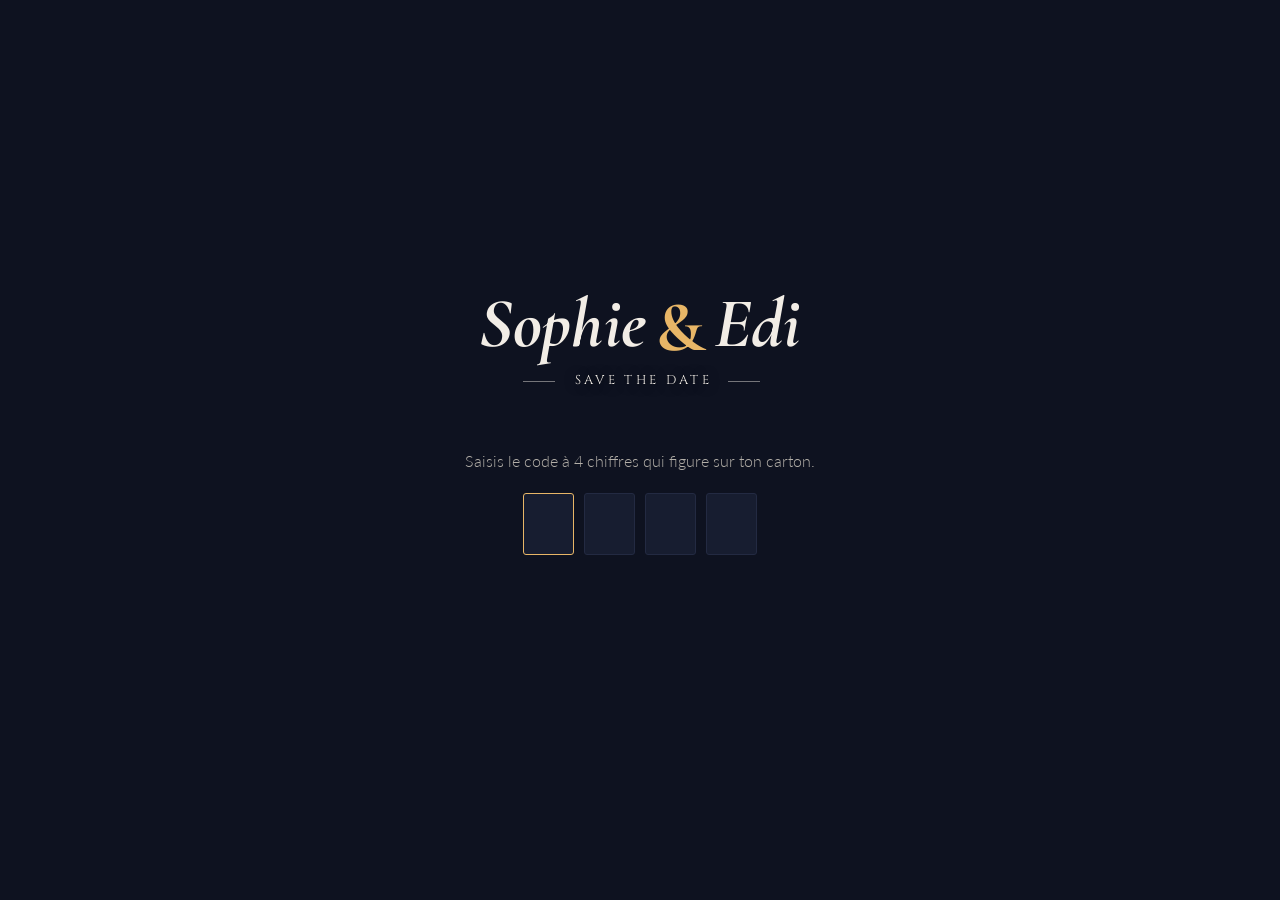
<file: invitation.html>
<!DOCTYPE html>
<html lang="fr">
<head>
<meta charset="utf-8">
<meta name="viewport" content="width=device-width, initial-scale=1, viewport-fit=cover">
<title>Sophie &amp; Edi</title>
<meta name="robots" content="noindex, nofollow">
<link rel="preconnect" href="https://fonts.googleapis.com">
<link rel="preconnect" href="https://fonts.gstatic.com" crossorigin>
<link href="https://fonts.googleapis.com/css2?family=Cormorant+Garamond:ital,wght@0,400;0,500;1,400;1,500&family=Cinzel:wght@400;500;700&family=Playfair+Display:wght@400;500&family=Lato:wght@300;400;700&display=swap" rel="stylesheet">
<link rel="stylesheet" href="style.css">
</head>
<body>

<div class="attente" id="attente">…</div>

<section id="invitation" hidden>

  <div class="photo-cadre">
    <img class="photo" id="photo" alt="" fetchpriority="high" decoding="async">

    <div class="titre-photo">
      <h1 class="noms">Sophie<span class="et">&amp;</span>Edi</h1>
      <p class="sous-titre"><span id="save">Save the date</span></p>
    </div>

    <p class="accroche accroche-photo" id="accroche"></p>
  </div>

  <div class="corps">
    <div class="ceremonie" id="ceremonie"></div>

    <div class="bloc-rsvp">
      <button class="btn btn-large" id="ouvrir-rsvp"></button>
      <p class="note" id="note"></p>
    </div>
  </div>

</section>

<div class="voile" id="voile" hidden>
  <div class="tiroir" id="tiroir"></div>
</div>

<script src="config.js"></script>
<script>
(function(){
  "use strict";

  /* ═══════════════════════════════════════════════════════════════
     1. LE FOYER
     Déposé par index.html dans sessionStorage. Pas de code en
     mémoire → on renvoie à la saisie.
     ═══════════════════════════════════════════════════════════════ */

  var brut = sessionStorage.getItem("foyer");
  var code = sessionStorage.getItem("code");
  if (!brut || !code){ location.replace("index.html"); return; }

  var foyer   = JSON.parse(brut);
  var invites = foyer.invites || [];          // dans l'ordre du Sheet
  var seul    = !!foyer.seul || invites.length === 1;

  var p = new URLSearchParams(location.search);
  var lang = (p.get("lang") === "en" || p.get("lang") === "fr")
               ? p.get("lang")
               : (foyer.langue || LANGUE_DEFAUT);
  var T = TEXTES[lang] || TEXTES.fr;

  document.documentElement.lang = lang;
  document.title = T.titre_page;
  document.getElementById("attente").textContent = T.chargement;

  /* ═══════════════════════════════════════════════════════════════
     2. OUTILS
     ═══════════════════════════════════════════════════════════════ */

  /* Volontairement permissif : il s'agit d'attraper une faute de
     frappe, pas de juger de l'existence d'une boîte aux lettres. */
  var EMAIL = /^[^@\s]+@[^@\s.]+(\.[^@\s.]+)+$/;

  function focaliser(sel){
    var n = tiroir.querySelector(sel);
    if (n) n.focus();
  }

  function echap(s){
    return String(s == null ? "" : s)
      .replace(/&/g, "&amp;").replace(/</g, "&lt;")
      .replace(/>/g, "&gt;").replace(/"/g, "&quot;");
  }

  /* « Paul, Claire, Léa et Tom » — avec le bon connecteur. */
  function liste(noms){
    if (noms.length === 0) return "";
    if (noms.length === 1) return noms[0];
    var et = (lang === "en") ? " and " : " et ";
    return noms.slice(0, -1).join(", ") + et + noms[noms.length - 1];
  }

  var ICONES = {
    eglise: '<g transform="translate(0 .4)">'
      + '<path d="M12 2.2v3"/><path d="M10.4 3.5h3.2"/>'
      + '<path d="M12 5.4 8.2 9.3V21h7.6V9.3z"/>'
      + '<path d="M8.2 11.6 4 14.1V21h4.2"/><path d="M15.8 11.6 20 14.1V21h-4.2"/>'
      + '<path d="M10.3 21v-3.1a1.7 1.7 0 0 1 3.4 0V21"/>'
      + '<circle cx="12" cy="12.6" r="1"/></g>',

    fete: '<g transform="translate(.2 1.15)">'
      + '<path d="M12 3.6c.55 4.6 1.5 5.55 6.1 6.1-4.6.55-5.55 1.5-6.1 6.1-.55-4.6-1.5-5.55-6.1-6.1 4.6-.55 5.55-1.5 6.1-6.1Z"/>'
      + '<path d="M6.4 14.9c.2 1.5.5 1.8 2 2-1.5.2-1.8.5-2 2-.2-1.5-.5-1.8-2-2 1.5-.2 1.8-.5 2-2Z"/>'
      + '<path d="M17.7 16.1c.15 1.1.35 1.35 1.45 1.5-1.1.15-1.3.4-1.45 1.5-.15-1.1-.35-1.35-1.45-1.5 1.1-.15 1.3-.4 1.45-1.5Z"/></g>',

    tasse: '<g transform="translate(1 -.55)">'
      + '<path d="M3.9 9.3h12.2v5.4a4.6 4.6 0 0 1-4.6 4.6H8.5a4.6 4.6 0 0 1-4.6-4.6V9.3Z"/>'
      + '<path d="M16.1 10.7h1.5a2.4 2.4 0 0 1 0 4.8h-1.5"/>'
      + '<path d="M2.4 21.4h17.2"/>'
      + '<path d="M8 6.6c-1-1 .7-1.9-.3-2.9"/>'
      + '<path d="M12 6.6c-1-1 .7-1.9-.3-2.9"/></g>'
  };

  function svg(nom){
    return '<svg viewBox="0 0 24 24" fill="none" stroke="currentColor"'
         + ' stroke-width="1.1" stroke-linecap="round" stroke-linejoin="round"'
         + ' aria-hidden="true">' + (ICONES[nom] || ICONES.fete) + '</svg>';
  }

  /* ── un appel qui insiste (v20) ──
     Apps Script ne répond jamais directement : /exec redirige vers
     script.googleusercontent.com, et c'est cette seconde adresse, à
     jeton court, qui renvoie par moments un 404. Le script, lui,
     s'est exécuté jusqu'au bout — le journal en porte la trace et
     le panneau Exécutions ne signale aucun échec. Seule la réponse
     s'est perdue en route.

     L'incident est passager et sans motif : on réessaie, plutôt que
     d'annoncer à l'invité une panne de connexion qui n'existe pas.
     Trois tentatives, espacées de 600 puis 1500 ms.

     Rejouer un appel est sans risque ici : ouvrir ne fait que lire,
     et repondre efface les lignes du foyer avant de les réécrire,
     donc une tentative en double ne peut pas créer de doublon.

     Un vrai code faux n'est PAS concerné : le backend répond
     correctement { ok:false }, ce qui n'est pas une erreur réseau.
     Le message « ce code ne correspond à aucune invitation »
     s'affiche donc toujours du premier coup. */
  function appelAPI(charge, reste){
    if (reste === undefined) reste = 2;
    return fetch(API, {
      method: "POST",
      headers: { "Content-Type": "text/plain;charset=utf-8" },
      body: JSON.stringify(charge)
    })
    .then(function(r){
      if (!r.ok) throw new Error("HTTP " + r.status);
      return r.json();
    })
    .catch(function(err){
      if (!reste) throw err;
      return new Promise(function(suite){
        setTimeout(suite, reste === 2 ? 600 : 1500);
      }).then(function(){ return appelAPI(charge, reste - 1); });
    });
  }

  function envoyer(charge){ return appelAPI(charge); }

  /* ═══════════════════════════════════════════════════════════════
     3. L'INVITATION
     ═══════════════════════════════════════════════════════════════ */

  var photo = document.getElementById("photo");
  photo.src = PHOTO;
  photo.alt = (lang === "en")
    ? "Sophie and Edi at the proposal, in the canyon at sunset"
    : "Sophie et Edi au moment de la demande, dans le canyon au coucher du soleil";

  document.getElementById("save").textContent = T.save;

  var prenoms = invites.map(function(i){ return i.prenom; });
  document.getElementById("accroche").innerHTML =
      "<strong>" + echap(liste(prenoms)) + "</strong>, "
    + echap(seul ? T.accroche_solo : T.accroche);

  document.getElementById("ceremonie").innerHTML =
    (PROGRAMME[lang] || PROGRAMME.fr).map(function(jour){
      var seule = jour.etapes.length === 1;
      return '<div class="jour">'
        + '<p class="ceremonie-date">' + echap(jour.date) + '</p>'
        + '<div class="etapes' + (seule ? ' etapes-seul' : '') + '">'
        + jour.etapes.map(function(e){
            return '<div class="etape">'
              + '<div class="etape-icone">' + svg(e.icone) + '</div>'
              + '<div>'
              + '<p class="etape-heure">'   + echap(e.heure) + '</p>'
              + '<p class="etape-quoi">'    + echap(e.quoi)  + '</p>'
              + '<p class="etape-lieu">'    + echap(e.lieu)  + '</p>'
              + '<p class="etape-adresse">' + echap(e.ville) + '</p>'
              + '</div></div>';
          }).join("")
        + '</div></div>';
    }).join("");

  var limite = (DATE_LIMITE && DATE_LIMITE[lang]) || DATE_LIMITE.fr || "";
  document.getElementById("note").innerHTML =
    echap(T.note) + " <strong>" + echap(limite) + "</strong>.";

  var boutonPrincipal = document.getElementById("ouvrir-rsvp");
  majBouton();

  function majBouton(){
    var deja = !!foyer.reponse;
    boutonPrincipal.textContent = deja
      ? (seul ? T.bouton_modif_solo : T.bouton_modif)
      : T.bouton;
  }

  document.getElementById("attente").hidden = true;
  document.getElementById("invitation").hidden = false;

  /* ═══════════════════════════════════════════════════════════════
     4. LE PANNEAU RSVP

     Foyer d'une seule personne : deux réponses seulement, au
     singulier, et pas de liste de prénoms à cocher — il n'y a
     personne à départager.
     Foyer de plusieurs : trois réponses, et le choix mariage /
     brunch se pose UNE fois pour tout le foyer, directement sous
     l'option retenue (v10).
     ═══════════════════════════════════════════════════════════════ */

  var tiroir = document.getElementById("tiroir");
  var voile  = document.getElementById("voile");
  var etat = {
    etape: 1,                      // 1 = la décision, 2 = le détail
    reponse: null,                 // "tous" | "partiel" | "aucun"
    presents: prenoms.slice(),
    brunch: true,
    mot: "",
    adresse: "",
    email: ""
  };

  /* Réponse déjà envoyée : on rouvre dessus plutôt que sur du vide. */
  if (foyer.reponse){
    var r = foyer.reponse;
    etat.presents = r.presents || [];
    etat.brunch   = !!r.brunch;
    etat.mot      = r.mot || "";
    etat.adresse  = r.adresse || "";
    etat.email    = r.email || "";
    etat.reponse  = !etat.presents.length ? "aucun"
                  : (etat.presents.length === invites.length ? "tous" : "partiel");
  }

  boutonPrincipal.addEventListener("click", ouvrirTiroir);

  function ouvrirTiroir(){
    voile.hidden = false;
    document.body.style.overflow = "hidden";
    etat.etape = etat.reponse ? 2 : 1;
    dessiner();
  }

  function fermerTiroir(){
    voile.hidden = true;
    document.body.style.overflow = "";
  }

  /* ═══════════════════════════════════════════════════════════════
     LE PANNEAU EN DEUX TEMPS  (v17)

     Le panneau ne montre plus qu'une chose à la fois.

       étape 1 — la décision, et rien d'autre : deux ou trois
                 réponses, sans un seul champ à remplir.
       étape 2 — ce que cette décision implique : le brunch, les
                 prénoms, les coordonnées, le mot, puis l'envoi.

     Toucher une réponse fait passer à l'étape 2 : le choix vaut
     validation, il n'y a pas de bouton « suivant » à chercher.

     Un foyer qui a déjà répondu rouvre directement sur l'étape 2,
     tout prérempli — il vient presque toujours corriger un détail,
     pas refaire son choix. « Retour » le ramène aux réponses.

     Les deux étapes se dessinent dans le même tiroir : rien n'est
     caché en CSS, tout est réécrit. L'état vit dans etat, jamais
     dans le DOM, donc rien ne se perd d'un aller-retour à l'autre —
     à condition de mémoriser les champs AVANT chaque redessin.
     ═══════════════════════════════════════════════════════════════ */

  function dessiner(){
    if (etat.etape === 2 && etat.reponse) dessinerEtape2();
    else                                  dessinerEtape1();
  }

  function dessinerEtape1(){
    etat.etape = 1;
    var h = '<div class="choix">';

    if (seul){
      h += radio("oui",   T.rep_oui_solo, etat.reponse === "tous")
         + radio("aucun", T.rep_non_solo, etat.reponse === "aucun");
    } else {
      h += radio("tous",    T.rep_tous,    etat.reponse === "tous")
         + radio("partiel", T.rep_partiel, etat.reponse === "partiel")
         + radio("aucun",   T.rep_aucun,   etat.reponse === "aucun");
    }

    h += '</div>'
      +  '<div class="pied">'
      +  '<button class="btn btn-fantome" id="ann">' + echap(T.annuler) + '</button>'
      +  '</div>';

    tiroir.innerHTML = h;
    brancherEtape1();
  }

  function dessinerEtape2(){
    etat.etape = 2;
    var vient = etat.reponse !== "aucun";

    /* Le choix retenu est rappelé en tête : l'étape 2 ne dit pas
       d'elle-même à quoi elle répond. */
    var h = '<p class="rappel">' + echap(libelleReponse()) + '</p>'
          + '<div class="etape2">';

    if (vient){
      h += pastillesFoyer(true);
      h += grillePrenoms(etat.reponse === "partiel");
      h += coordonnees(true);
    }

    h += '<div class="champ">'
      +  '<label for="mot">' + echap(T.mot_label) + '</label>'
      +  '<textarea id="mot" placeholder="' + echap(T.mot_exemple) + '">'
      +  echap(etat.mot) + '</textarea></div>'
      +  '</div>'
      +  '<p class="erreur" id="err-rsvp" role="status"></p>'
      +  '<div class="pied">'
      +  '<button class="btn" id="env">'
      +  echap(seul ? T.envoyer_solo : T.envoyer) + '</button>'
      +  '<button class="btn btn-fantome" id="retour">' + echap(T.retour) + '</button>'
      +  '</div>';

    tiroir.innerHTML = h;
    brancherEtape2();
  }

  /* L'intitulé exact de la réponse choisie, dans la bonne langue et
     au bon nombre. */
  function libelleReponse(){
    if (etat.reponse === "aucun")
      return seul ? T.rep_non_solo : T.rep_aucun;
    if (etat.reponse === "partiel") return T.rep_partiel;
    return seul ? T.rep_oui_solo : T.rep_tous;
  }

  function radio(valeur, libelle, actif){
    return '<label><input type="radio" name="rep" value="' + valeur + '"'
         + (actif ? " checked" : "") + '>'
         + '<span class="choix-txt">' + echap(libelle) + '</span></label>';
  }

  /* Le choix mariage / mariage + brunch, une seule fois par foyer. */
  function pastillesFoyer(visible){
    if (!visible) return "";
    return '<div class="venue-foyer"><div class="venue">'
      + '<label><input type="radio" name="venue" value="mariage"'
      + (etat.brunch ? "" : " checked") + '>'
      + '<span>' + echap(T.venue_mariage) + '</span></label>'
      + '<label><input type="radio" name="venue" value="brunch"'
      + (etat.brunch ? " checked" : "") + '>'
      + '<span>' + echap(T.venue_brunch) + '</span></label>'
      + '</div></div>';
  }

  /* L'adresse postale et l'e-mail du foyer. Même contrat que
     pastillesFoyer et grillePrenoms : chaîne vide quand le bloc n'a
     pas lieu d'être. Un foyer qui ne vient pas ne voit jamais ces
     champs, et le backend efface ceux d'un foyer qui se rétracte. */
  function coordonnees(visible){
    if (!visible) return "";
    return '<div class="coord">'
      +  '<p class="coord-titre">' + echap(T.coord_titre) + '</p>'
      +  '<div class="champ champ-court">'
      +  '<label for="adresse">' + echap(T.adresse_label) + '</label>'
      +  '<textarea id="adresse" rows="2" autocomplete="street-address" '
      +  'placeholder="' + echap(T.adresse_ex) + '">'
      +  echap(etat.adresse) + '</textarea></div>'
      +  '<div class="champ">'
      +  '<label for="email">' + echap(T.email_label) + '</label>'
      +  '<input type="email" id="email" inputmode="email" '
      +  'autocomplete="email" autocapitalize="off" spellcheck="false" '
      +  'placeholder="' + echap(T.email_ex) + '" '
      +  'value="' + echap(etat.email) + '"></div>'
      +  '</div>';
  }

  /* Les prénoms à cocher, posés dans la liste des réponses sous les
     pastilles. Même contrat que pastillesFoyer : on rend une chaîne
     vide quand le bloc n'a pas lieu d'être, l'appelant n'a donc pas
     de condition à écrire. */
  function grillePrenoms(visible){
    if (!visible) return "";
    return '<div class="membres">'
      +  '<p>' + echap(T.qui) + '</p>'
      +  '<div class="membres-grille">'
      +  invites.map(function(i){
           var coche = etat.presents.indexOf(i.prenom) >= 0;
           return '<div class="membre"><label>'
             + '<input type="checkbox" data-prenom="' + echap(i.prenom) + '"'
             + (coche ? " checked" : "") + '>'
             + '<span>' + echap(i.prenom) + '</span></label></div>';
         }).join("")
      +  '</div></div>';
  }

  function brancherEtape1(){
    tiroir.querySelectorAll('input[name="rep"]').forEach(function(r){
      r.addEventListener("change", function(){
        etat.reponse = (r.value === "oui") ? "tous" : r.value;

        /* « Tous » recoche tout le foyer, « aucun » le décoche : sans
           ça, un foyer qui change d'avis emporterait la sélection de
           son choix précédent jusqu'à l'envoi. « Une partie » garde
           ce qui était coché, c'est le seul cas où la sélection est
           une information à part entière. */
        if (etat.reponse === "tous")  etat.presents = prenoms.slice();
        if (etat.reponse === "aucun") etat.presents = [];

        dessinerEtape2();
      });
    });

    tiroir.querySelector("#ann").addEventListener("click", fermerTiroir);
  }

  function brancherEtape2(){
    tiroir.querySelectorAll('input[name="venue"]').forEach(function(r){
      r.addEventListener("change", function(){ etat.brunch = (r.value === "brunch"); });
    });

    tiroir.querySelectorAll('.membres-grille input[type="checkbox"]')
      .forEach(function(c){
        c.addEventListener("change", function(){
          var nom = c.getAttribute("data-prenom");
          var i = etat.presents.indexOf(nom);
          if (c.checked && i < 0) etat.presents.push(nom);
          if (!c.checked && i >= 0) etat.presents.splice(i, 1);
        });
      });

    tiroir.querySelector("#retour").addEventListener("click", function(){
      memoriserChamps();          /* avant le redessin, toujours */
      dessinerEtape1();
    });
    tiroir.querySelector("#env").addEventListener("click", soumettre);
  }

  /* Le panneau est redessiné à chaque changement de réponse : sans
     cette sauvegarde, tout ce qui a été tapé disparaîtrait au
     moindre aller-retour entre deux options. */
  function memoriserChamps(){
    var z = tiroir.querySelector("#mot");
    if (z) etat.mot = z.value;
    var a = tiroir.querySelector("#adresse");
    if (a) etat.adresse = a.value;
    var e = tiroir.querySelector("#email");
    if (e) etat.email = e.value;
  }

  /* ═══════════════════════════════════════════════════════════════
     5. ENVOI
     ═══════════════════════════════════════════════════════════════ */

  function soumettre(){
    memoriserChamps();
    var err = tiroir.querySelector("#err-rsvp");

    if (!etat.reponse){ err.textContent = T.err_personne; return; }
    if (etat.reponse !== "aucun" && !etat.presents.length){
      err.textContent = T.err_personne; return;
    }

    /* Le foyer vient : on a besoin de savoir où lui écrire. Le
       backend refait ces deux contrôles de son côté, l'URL /exec
       étant publique. */
    if (etat.reponse !== "aucun"){
      if (!etat.adresse.trim()){
        err.textContent = T.err_adresse;
        focaliser("#adresse"); return;
      }
      if (!EMAIL.test(etat.email.trim())){
        err.textContent = T.err_email;
        focaliser("#email"); return;
      }
    }

    var bouton = tiroir.querySelector("#env");
    bouton.disabled = true;
    bouton.textContent = T.envoi_cours;
    err.textContent = "";

    envoyer({
      action: "repondre",
      code: code,
      presents: (etat.reponse === "aucun") ? [] : etat.presents,
      brunch: (etat.reponse !== "aucun") && etat.brunch,
      mot: etat.mot,
      adresse: (etat.reponse === "aucun") ? "" : etat.adresse.trim(),
      email:   (etat.reponse === "aucun") ? "" : etat.email.trim()
    })
    .then(function(d){
      if (!d || !d.ok) throw new Error(d && d.erreur);
      foyer.reponse = { presents:etat.presents, brunch:etat.brunch,
                        mot:etat.mot, adresse:etat.adresse, email:etat.email };
      sessionStorage.setItem("foyer", JSON.stringify(foyer));
      majBouton();
      confirmer(etat.reponse !== "aucun");
    })
    .catch(function(){
      bouton.disabled = false;
      bouton.textContent = seul ? T.envoyer_solo : T.envoyer;
      err.textContent = T.err_envoi;
    });
  }

  /* Deux états seulement : on vient, ou on ne vient pas. */
  function confirmer(positif){
    tiroir.innerHTML = positif
      ? '<div class="merci">'
        + '<div class="coche">✓</div>'
        + '<h2>' + echap(T.merci_oui) + '</h2>'
        + '<p>' + echap(T.merci_oui_2) + '</p>'
        + '<button class="btn btn-fantome" id="fer">' + echap(T.fermer) + '</button>'
        + '</div>'
      : '<div class="merci">'
        + '<div class="coche">✓</div>'
        + '<h2>' + echap(T.merci_non) + '</h2>'
        + '<div class="recap">' + echap(T.merci_non_2)
        + ' <span class="emoji">🥺</span></div>'
        + '<button class="btn btn-fantome" id="fer">' + echap(T.fermer) + '</button>'
        + '</div>';
    tiroir.querySelector("#fer").addEventListener("click", fermerTiroir);
  }

  voile.addEventListener("click", function(e){
    if (e.target === voile) fermerTiroir();
  });

  document.addEventListener("keydown", function(e){
    if (e.key === "Escape" && !voile.hidden) fermerTiroir();
  });
})();
</script>

</body>
</html>
</file>
<file: style.css>
/* ══════════════════════════════════════════════════════════════════
   MARIAGE SOPHIE & EDI — feuille de style commune
   Partagée par index.html (page code), invitation.html et admin.html.

   La mise en page de l'invitation est celle de v9 :
   — hauteur du cadre photo continue, calée sur téléphone et iPad
   — page d'exactement un écran, la photo cède sa hauteur en premier
   — écart samedi / dimanche en svh, variable d'ajustement
   Voir VERSIONS.md pour l'historique des réglages.
   ══════════════════════════════════════════════════════════════════ */


/* ══════════════════════════════════════════════════════════════════
   1. PALETTE ET TYPOGRAPHIE — identiques à la page du code
   ══════════════════════════════════════════════════════════════════ */
:root{
  --encre:    #0E1220;
  --encre-2:  #171D30;
  --encre-3:  #232A42;
  --or:       #E8B667;
  /* La respiration entre les trois blocs du bas : phrase, journée, RSVP. */
  --gap-bloc: clamp(.7rem,2.6vw,1.15rem);
  /* Unité de base des deux colonnes. Tous les textes en dérivent par
     un rapport fixe, donc changer cette seule valeur les redimensionne
     ensemble sans casser leur hiérarchie. */
  --te: clamp(.74rem,3.2vw,1rem);
  /* Le retrait sous la note, jusqu'au bord de l'écran. */
  --pied: clamp(1.15rem,3.6svh,1.5rem);
  /* Retrait sous la phrase posée sur la photo : c'est aussi la
     hauteur qui sépare le bas du texte du bord du cadre. Le réduire
     fait DESCENDRE la phrase.

     v11 — la phrase descend sur ordinateur, et là seulement. Le terme
     d'origine ne sait que croître avec la largeur ; on lui superpose
     donc une droite décroissante et on garde le plus petit des deux :

       croissant   clamp(1.45rem, .61vw + 1.28rem, 1.6rem)
       décroissant calc(2.185rem - 1.154vw)

     Les deux valent 25,5 px à 820 px de large — la largeur d'un iPad,
     le même point de croisement que pour le titre. En dessous c'est
     le croissant qui gagne (téléphone et iPad inchangés au pixel),
     au-dessus le décroissant : ~18 px sur un écran d'ordinateur, soit
     7,6 px de descente. Le plancher de 1 rem n'entre en jeu que sur
     un écran très large.

     Les deux nombres vont par paire : ils sont calés ensemble pour
     que le croisement tombe pile à 820 px. Pour descendre davantage
     il faut repenter la droite, pas seulement baisser le 2.185rem. */
  --sous-phrase: max(
      min(clamp(1.45rem,calc(.61vw + 1.28rem),1.6rem),
          calc(2.185rem - 1.154vw)),
      1rem);
  /* Air entre le bord du cadre et le début du contenu bleu. */
  --haut-corps: clamp(.35rem,1.4vw,1rem);
  /* v10 — le retrait au-dessus de « Sophie & Edi » sur ORDINATEUR.
     C'est la seule valeur à toucher pour remonter le couple (plus
     petit) ou le redescendre (plus grand) sur grand écran. Elle ne
     touche ni le téléphone ni l'iPad : voir .titre-photo.
     v11 : .45rem → .1rem. Le titre est maintenant à 1,6 px du bord
     haut du cadre, qui est lui-même le bord haut de la page : c'est
     le plancher, il n'y a plus rien au-dessus. */
  --titre-haut-large: .1rem;
  --ivoire:   #F2EDE6;
  --dim:      #B3AFA8;
  --gris:     #D4D0C9;   /* heures : visibles, mais en retrait de l'or */
  --erreur:   #E98A7B;

  --titre: "Playfair Display", Georgia, serif;
  /* Capitales romaines : ses chiffres sont dessinés à la hauteur des
     majuscules, contrairement à Playfair dont les chiffres tombent
     plus bas et paraissent rétrécis. */
  --caps:  "Cinzel", Georgia, serif;
  --texte: "Lato", -apple-system, BlinkMacSystemFont, "Segoe UI", sans-serif;
  --noms:  "Cormorant Garamond", Georgia, serif;
}

*,*::before,*::after{box-sizing:border-box}
html,body{margin:0;padding:0}
body{
  background:var(--encre);
  color:var(--ivoire);
  font-family:var(--texte);
  font-weight:300;
  line-height:1.6;
  -webkit-font-smoothing:antialiased;
}
:focus-visible{outline:2px solid var(--or);outline-offset:3px}


/* ══════════════════════════════════════════════════════════════════
   2. LA PHOTO
   Plein cadre en haut, fondue dans le fond par un dégradé, pour que
   la photo n'ait pas de bord net et que le texte puisse chevaucher.
   ══════════════════════════════════════════════════════════════════ */
/* La page occupe exactement la hauteur de l'écran et le bloc RSVP
   est poussé vers le bas par une marge automatique : il se cale donc
   juste au-dessus du bord, quelle que soit la taille du téléphone. */
#invitation{
  max-width:52rem;
  margin:0 auto;
  /* hauteur EXACTE, pas minimale : le contenu ne peut plus pousser la
     page vers le bas, donc le bouton reste toujours dans l'écran. */
  height:100svh;
  overflow:hidden;
  display:flex;
  flex-direction:column;
  padding:0;
}

/* ── la hauteur du cadre ──
   Plus d'aspect-ratio, plus de paliers @media : la hauteur est une
   droite continue en fonction de la largeur de fenêtre.

       hauteur = 18 % de la largeur + 20 rem

   Elle bouge donc à CHAQUE pixel de redimensionnement, sans saut.
   Le 20 rem est la part fixe qui garantit un cadre déjà haut sur
   téléphone ; le 18vw est la part qui suit l'élargissement.

   Le plafond de 58svh n'est là que pour les écrans très bas. Il
   entre en jeu vers 830 px de large — c'est-à-dire pile au moment
   où #invitation atteint son max-width de 52rem et cesse lui aussi
   de s'élargir. Largeur et hauteur se figent donc ensemble. */
.photo-cadre{
  position:relative;
  width:100%;
  /* hauteur SOUHAITÉE ; flex-shrink la réduit si la page déborde.

     Cette droite est calée sur deux points mesurés :
       440 px de large (iPhone 16 Pro Max) → 349 px, la valeur de v4
       820 px de large (iPad)              → 466 px, la valeur de v3
     Elle donne donc v4 sur téléphone et v3 sur iPad, sans palier :
     la pente est simplement plus forte qu'avant (30.9vw au lieu de
     16vw), si bien que le cadre s'étire plus vite en s'élargissant.

     Le plafond revient à 50svh, la valeur de v3 : c'est lui qui
     gouverne l'ordinateur, où le cadre est le plus panoramique. */
  height:min(calc(30.9vw + 13.3rem), 50svh);
  flex:0 1 auto;
  min-height:0;
  overflow:hidden;
  background:var(--encre);
}

.photo-cadre img{
  width:100%;height:100%;
  object-fit:cover;
  /* 46 % place le titre sur la ligne des falaises plutôt que dans le
     ciel, et donne le même écart au-dessus de vos têtes qu'en dessous
     de vos pieds. Cette valeur et max-height vont par paire : changer
     l'une sans l'autre casse cette symétrie. */
  object-position:center 46%;
  display:block;
}

/* ── le fondu ──
   La photo n'a pas de bord net : elle se dissout dans le fond par
   le bas et, plus légèrement, sur les côtés. */
.photo-cadre::after{
  content:"";
  position:absolute;inset:0;
  pointer-events:none;
  background:
    linear-gradient(to bottom,
      rgba(14,18,32,.62) 0%,
      rgba(14,18,32,.28) 26%,
      rgba(14,18,32,0) 42%,
      rgba(14,18,32,.55) 64%,
      rgba(14,18,32,.88) 84%,
      var(--encre) 100%);
}

/* ── le titre, posé en haut de la photo ──
   z-index 2 : au-dessus du fondu, qui est en ::after. */
.titre-photo{
  position:absolute;
  top:0;left:0;right:0;
  z-index:2;
  text-align:center;
  /* Le retrait au-dessus du titre doit AUGMENTER sur téléphone sans
     rien changer au-delà. Un clamp ne sait que croître avec la
     largeur ; on prend donc le plus grand de deux termes :

       calc(1.965rem - 1.237vw)  décroît → gouverne le téléphone
       clamp(.7rem,2.6vw,2.4rem) croît   → gouverne iPad et ordinateur

     Ils se croisent à 820 px, la largeur d'un iPad : en dessous le
     premier gagne, au-dessus le second.

     v8 remonte encore le titre sur iPad et ordinateur : le terme
     croissant descend à 1.5vw (plafond 1.5rem). Le terme décroissant
     est repenté à chaque fois pour garder la valeur du téléphone
     figée à 26 px à 440 px de large, ET pour que les deux courbes
     continuent de se croiser pile à 820 px.

     v10 : le terme croissant n'est plus plafonné à 1.5 rem mais par
     --titre-haut-large. Comme cette valeur est plus BASSE que la
     pente au point de croisement, c'est le terme décroissant qui
     continue de gouverner jusqu'à ~960 px, puis le padding se fige à
     --titre-haut-large. Conséquence : rien ne bouge sur téléphone
     (26 px à 440 px) ni sur iPad, et le couple remonte d'environ
     14 px sur un écran d'ordinateur, sans le moindre palier. */
  padding:max(calc(2.616rem - 3.605vw), min(1.5vw, var(--titre-haut-large))) 1.2rem 0;
  pointer-events:none;
}

.photo-vide{
  position:absolute;inset:0;
  display:grid;place-items:center;
  font-size:.72rem;letter-spacing:.16em;
  color:rgba(242,237,230,.5);
}


/* ══════════════════════════════════════════════════════════════════
   3. LE CORPS
   ══════════════════════════════════════════════════════════════════ */
/* La phrase est posée dans le fondu du bas de la photo. Le padding
   bas la décolle du bord, celui du haut garantit l'écart avec le
   couple quelle que soit la hauteur du cadre. */
/* Les repères verts et bleus ont été retirés : ils n'étaient que le
   dessin de ce que le CSS calcule déjà. Le centrage de la journée
   repose sur --sous-phrase et --haut-corps, pas sur les traits — il
   continue donc de s'adapter tout seul à chaque taille d'écran. */

/* ░░ fin du repère ░░ */

.accroche-photo{
  position:absolute;
  left:0;right:0;bottom:0;
  z-index:2;
  max-width:32rem;
  margin:0 auto !important;
  padding:2.5rem clamp(1.2rem,5vw,2.5rem) var(--sous-phrase);
  text-align:center;
  text-shadow:0 2px 18px rgba(8,10,18,.85), 0 1px 3px rgba(8,10,18,.6);
}

.corps{
  /* 1 0 auto : le corps prend le blanc restant mais ne rétrécit
     jamais — dates, bouton et note gardent leur taille. */
  flex:1 0 auto;
  display:flex;
  flex-direction:column;
  padding:var(--haut-corps) clamp(1.2rem,5vw,3rem) 0;
  text-align:center;
  position:relative;
  z-index:1;
}

/* margin-top:auto absorbe tout le blanc restant ; le padding du bas
   laisse le petit retrait par rapport au bord de l'écran. */
.bloc-rsvp{
  padding-bottom:calc(var(--pied) + env(safe-area-inset-bottom,0px));
}

/* ── les prénoms ── */
.noms{
  font-family:var(--noms);
  font-weight:400;
  font-style:italic;
  font-size:clamp(2.4rem,10vw,4.4rem);
  line-height:1.05;
  letter-spacing:.005em;
  text-indent:-.05em;
  margin:0 0 .85rem;
  /* deux ombres : une large pour décoller le texte de la photo,
     une serrée pour garder les fines déliées de l'italique nettes */
  text-shadow:0 2px 26px rgba(8,10,18,.75), 0 1px 3px rgba(8,10,18,.5);
}

/* ── save the date, repris de la page du code ── */
.sous-titre{
  font-family:var(--caps);
  font-size:clamp(.7rem,2.4vw,.8rem);
  font-weight:400;
  letter-spacing:.26em;
  text-indent:.26em;
  text-transform:uppercase;
  color:var(--ivoire);
  margin:0;
  text-shadow:0 1px 12px rgba(8,10,18,.8);
}
.sous-titre span{
  display:inline-flex;
  align-items:center;
  gap:1rem;
}
.sous-titre span::before,
.sous-titre span::after{
  content:"";
  width:clamp(1.2rem,5vw,2rem);
  height:1px;
  background:rgba(242,237,230,.45);
}
.noms .et{
  font-family:var(--noms);
  font-style:normal;                      /* le & à grande boucle */
  font-size:1em;
  color:var(--or);
  padding:0 .12em;
  display:inline-block;
  transform:translateY(.06em);
}

/* ── la phrase d'invitation ── */
.accroche{
  font-family:var(--noms);
  font-style:italic;
  font-weight:400;
  /* Cormorant a un œil plus petit que Lato : à corps égal la phrase
     paraîtrait rétrécie, d'où le cran de taille en plus. */
  font-size:clamp(1.08rem,4.1vw,1.25rem);
  /* L'interligne compte le corps des lettres plus le blanc entre les
     lignes ; c'est ce blanc qu'on réduit de 20 %, de .5em à .4em. */
  line-height:1.4;
  max-width:29rem;
  margin:0 auto;
  color:var(--ivoire);
}
@media(min-width:40rem){.accroche{line-height:1.5}}
.accroche strong{
  font-weight:500;
  color:var(--or);
}



/* ══════════════════════════════════════════════════════════════════
   4. LA JOURNÉE
   Une date, puis les étapes reliées par un trait vertical.
   ══════════════════════════════════════════════════════════════════ */
/* margin:auto en haut ET en bas : le blanc disponible se partage à
   parts égales des deux côtés, donc la journée tombe pile au milieu
   entre la phrase et le bloc RSVP. Le padding garantit un écart
   minimum quand il ne reste plus de blanc à partager. */
/* margin:auto en haut ET en bas : le blanc disponible se partage à
   parts égales, donc la journée tombe visuellement au milieu entre
   la photo et le bouton. */
.ceremonie{
  max-width:30rem;
  margin:auto;
  padding:var(--gap-bloc) 0;
  /* Les marges automatiques centrent la journée entre le BAS DU CADRE
     et le bloc RSVP. La zone voulue commence plus haut, au bas du
     texte : elle démarre (--sous-phrase + --haut-corps) plus tôt, donc
     le bloc doit remonter de la moitié de cette différence. */
  transform:translateY(calc((var(--sous-phrase) + var(--haut-corps)) / -2));
}
@media(min-width:40rem){.ceremonie{max-width:36rem}}

/* Deux jours empilés : chacun porte sa date puis ses moments. */
/* L'écart entre les deux journées est désormais la variable
   d'ajustement de la page. Il est exprimé en svh, pas en vw : il
   grandit donc sur un écran haut et se resserre en premier sur un
   écran court, avant qu'on touche à quoi que ce soit d'autre.
   Le filet le sépare en deux moitiés égales, marge puis padding. */
.jour + .jour{
  margin-top:clamp(.45rem,1.6svh,1.4rem);
  padding-top:clamp(.45rem,1.6svh,1.4rem);
  border-top:1px solid var(--encre-3);
}

.ceremonie-date{
  font-family:var(--caps);
  font-size:clamp(.86rem,3.3vw,1.08rem);
  font-weight:700;
  /* Plus le corps grossit, moins l'interlettrage doit être large. */
  letter-spacing:.12em;
  text-indent:.12em;
  text-transform:uppercase;
  color:var(--or);
  margin:0 0 .6rem;
}

/* ── les deux moments, côte à côte ──
   Plus de filet entre les colonnes : le blanc suffit à les séparer. */
.etapes{
  display:grid;
  grid-template-columns:1fr 1fr;
  gap:clamp(.5rem,2.5vw,1.6rem);
  text-align:left;
}
/* Un seul moment dans la journée : on le centre plutôt que de le
   laisser collé à gauche sur une colonne pleine largeur. */
.etapes-seul{grid-template-columns:auto;justify-content:center}

.etape{
  display:grid;
  grid-template-columns:auto 1fr;
  gap:clamp(.4rem,1.8vw,.8rem);
  align-items:center;
}

.etape-icone{
  width:clamp(1.95rem,7.4vw,3.1rem);
  height:clamp(1.95rem,7.4vw,3.1rem);
  border:1px solid var(--encre-3);
  border-radius:50%;
  display:grid;place-items:center;
  color:var(--or);
  flex:0 0 auto;
}
.etape-icone svg{width:56%;height:56%}

/* nowrap partout : ces quatre lignes doivent tenir d'un seul tenant,
   c'est le corps qui s'adapte à la colonne, pas l'inverse. */
.etape-heure,.etape-quoi,.etape-lieu,.etape-adresse{white-space:nowrap}

.etape-heure{
  font-family:var(--caps);
  font-weight:700;
  font-size:var(--te);
  letter-spacing:.04em;
  color:var(--gris);
  margin:0;
  line-height:1.1;
}
.etape-quoi{
  font-size:calc(var(--te) * .82);
  letter-spacing:.01em;
  color:var(--dim);
  margin:.12rem 0 .18rem;
}
.etape-lieu{
  font-family:var(--titre);
  font-size:var(--te);
  line-height:1.2;
  margin:0;
}
.etape-adresse{
  font-size:calc(var(--te) * .8);
  line-height:1.3;
  color:var(--dim);
  margin:.18rem 0 0;
}
.etape-adresse a{color:inherit;text-decoration-color:var(--encre-3)}


/* ══════════════════════════════════════════════════════════════════
   5. BOUTONS ET PIED
   ══════════════════════════════════════════════════════════════════ */
.btn{
  font-family:var(--texte);
  font-size:clamp(.88rem,3.3vw,.92rem);
  font-weight:400;
  letter-spacing:.06em;
  padding:clamp(.85rem,3.2vw,1.05rem) clamp(1.1rem,5vw,2.4rem);
  border-radius:2px;
  border:1px solid var(--or);
  background:var(--or);
  color:var(--encre);
  cursor:pointer;
  transition:background .18s ease;
}
.btn:hover{background:#F0C87E}
.btn-fantome{
  background:transparent;
  color:var(--dim);
  border-color:var(--encre-3);
  font-size:.88rem;
  padding:.85rem 1.6rem;
}
.btn-fantome:hover{background:transparent;color:var(--ivoire);border-color:var(--dim)}
/* Le libellé change selon l'état (« Répondre à l'invitation » ou
   « Modifier notre réponse ») : nowrap interdit la coupure, et le
   corps suit la largeur d'écran pour que la plus longue des deux
   tienne toujours sur une ligne. */
.btn-large{
  width:100%;
  max-width:21rem;
  letter-spacing:.06em;
  white-space:nowrap;
  font-size:clamp(.8rem,3.5vw,.95rem);
}

.note{
  font-size:clamp(.82rem,3.1vw,.92rem);
  line-height:1.55;
  color:var(--dim);
  max-width:27rem;
  /* le raccourci margin vient en dernier, sinon il écrase le margin-top */
  /* moitié du retrait du bas : le bouton descend vers la note */
  margin:calc(var(--pied) * .4) auto 0;
}
.note strong{color:var(--ivoire);font-weight:400}



/* ══════════════════════════════════════════════════════════════════
   6. LE PANNEAU RSVP
   Dans la vraie page il s'ouvre par-dessus l'invitation. Ici il est
   posé à la suite, pour qu'on puisse en travailler le design.
   ══════════════════════════════════════════════════════════════════ */

/* v10 — le panneau tient dans l'écran sans défiler.
   Tout le rythme vertical du tiroir est passé en svh : sur un écran
   haut on retrouve exactement les valeurs d'avant (les plafonds des
   clamp), et sur un écran court chaque espace se resserre en même
   temps, proportionnellement, au lieu de pousser le bouton dehors.
   Les valeurs horizontales, elles, ne bougent pas.
   .voile garde son overflow-y:auto : c'est le filet de sécurité pour
   un très grand foyer sur un très petit écran. */
.tiroir{
  background:var(--encre-2);
  border:1px solid var(--encre-3);
  border-radius:4px;
  width:100%;max-width:32rem;
  margin:0 auto;
  padding:clamp(1.2rem,3.4svh,2.4rem) 1.8rem clamp(1rem,2.6svh,2rem);
}
/* padding latéral seulement : le haut et le bas restent gouvernés par
   la hauteur d'écran, pas par la largeur. */
@media(min-width:40rem){.tiroir{padding-left:2.6rem;padding-right:2.6rem}}

.tiroir h2{
  font-family:var(--titre);
  font-weight:400;
  font-size:1.5rem;
  line-height:1.3;
  margin:0 0 .5rem;
}
.tiroir p.intro{
  font-size:.92rem;
  line-height:1.6;
  color:var(--dim);
  margin:0 0 1.9rem;
}

/* ── les trois réponses ── */
.choix{
  display:grid;
  gap:clamp(.4rem,1.3svh,.7rem);
  margin:0 0 clamp(.7rem,2svh,1.5rem);
}
/* « > label » et non « label » : depuis v10 les pastilles mariage /
   brunch sont elles aussi DANS .choix, et ces règles-ci — le cadre,
   le rond, le survol — ne doivent en aucun cas les atteindre. La
   cascade suffisait, mais elle tenait au seul ordre des règles dans
   le fichier ; l'enfant direct le dit explicitement. */
.choix > label{
  display:flex;align-items:flex-start;gap:.9rem;
  padding:clamp(.65rem,2.1svh,1.05rem) 1.1rem;
  border:1px solid var(--encre-3);
  border-radius:3px;
  cursor:pointer;
  transition:border-color .16s ease,background .16s ease;
}
.choix > label:hover{border-color:var(--dim)}
.choix > label:has(input:checked){border-color:var(--or);background:rgba(232,182,103,.06)}
.choix > label > input{
  appearance:none;
  width:1.05rem;height:1.05rem;margin:.2rem 0 0;flex:0 0 auto;
  border:1px solid var(--dim);border-radius:50%;
  transition:border-color .16s ease,box-shadow .16s ease;
}
.choix > label > input:checked{border-color:var(--or);box-shadow:inset 0 0 0 4px var(--or)}
.choix-txt{font-size:.96rem;line-height:1.45}
.choix-txt small{display:block;color:var(--dim);font-size:.83rem;margin-top:.15rem}

/* ── le choix mariage / brunch ──
   v10 : les pastilles ne sont plus dans le bloc des prénoms, elles se
   posent DANS la liste des réponses, juste sous l'option retenue —
   « nous serons tous là » ou « une partie d'entre nous ». Leur écart
   vertical vient donc du gap de la grille .choix et d'elles seules :
   toute marge propre est remise à zéro.
   v11 : la paire est centrée au lieu d'être décalée de 2 rem vers la
   droite. Chaque pastille vise 11 rem — ensemble elles font 22,5 rem,
   la largeur du bloc des prénoms qui vient dessous, si bien que les
   deux s'alignent. Elles rétrécissent si le tiroir est plus étroit. */
.venue{
  display:flex;
  gap:.5rem;
  justify-content:center;
  margin:0;
}
.venue label{
  flex:0 1 11rem;
  display:block;
  text-align:center;
  padding:.55rem .4rem;
  border:1px solid var(--encre-3);
  border-radius:3px;
  cursor:pointer;
  font-size:.85rem;
  color:var(--dim);
  transition:border-color .16s ease,color .16s ease,background .16s ease;
}
.venue label:has(input:checked){
  border-color:var(--or);
  color:var(--ivoire);
  background:rgba(232,182,103,.07);
}
/* La pastille entière est la cible : le rond natif disparaît. */
.venue input{position:absolute;opacity:0;width:0;height:0}

/* ── les cases par personne ── */
.membre{padding:0}
.membre:last-child{border-bottom:0}

/* v11 : les prénoms ne sont plus un bloc à part sous la liste des
   réponses, ils sont DANS la liste, juste sous les pastilles de
   « une partie d'entre nous ». Le filet du haut disparaît : posé là,
   il n'aurait plus séparé deux blocs mais coupé la liste en deux au
   milieu. La largeur est calée sur celle de la paire de pastilles
   (11 + .5 + 11 rem) et centrée comme elle : les deux s'alignent. */
.membres{
  max-width:22.5rem;
  margin:0 auto;
  padding:clamp(.25rem,.9svh,.5rem) 0 0;
}
/* Les prénoms sur deux colonnes.
   v12 : deux colonnes FIXES, et non plus « autant que la largeur en
   permet ». Le bloc fait 22,5 rem — la largeur de la paire de
   pastilles — donc chaque colonne vaut environ 10,7 rem : large pour
   un prénom, même long. Un foyer de trois donne deux lignes, dont la
   seconde n'a qu'un prénom ; c'est voulu, la colonne de gauche reste
   alignée d'une ligne à l'autre. */
.membres-grille{
  display:grid;
  grid-template-columns:1fr 1fr;
  gap:.55rem 1.1rem;
}
/* Le choix mariage / brunch du foyer : une seule fois, sous l'option
   cochée. Deux options ne peuvent pas l'être en même temps, il n'y a
   donc jamais deux jeux de pastilles à l'écran. */
.venue-foyer{
  margin:0;
}
.membres > p{
  font-size:.72rem;letter-spacing:.14em;text-transform:uppercase;
  color:var(--dim);text-align:center;
  margin:clamp(.3rem,1svh,.65rem) 0 clamp(.35rem,1.1svh,.7rem);
}
.membre > label{
  display:flex;align-items:center;gap:.85rem;
  padding:clamp(.28rem,1svh,.5rem) .2rem;cursor:pointer;
  font-size:1rem;
}
.membre > label input{
  appearance:none;
  width:1.15rem;height:1.15rem;flex:0 0 auto;
  border:1px solid var(--dim);border-radius:2px;
  position:relative;
  transition:background .16s ease,border-color .16s ease;
}
.membre > label input:checked{background:var(--or);border-color:var(--or)}
.membre > label input:checked::after{
  content:"";position:absolute;
  left:.34rem;top:.13rem;
  width:.26rem;height:.55rem;
  border:solid var(--encre);border-width:0 2px 2px 0;
  transform:rotate(43deg);
}

/* ── le mot libre ──
   v10 : c'est ici que se jouait le plus gros du défilement. Entre le
   bas du textarea et le bouton s'empilaient trois blancs — la marge
   du champ, la hauteur réservée au message d'erreur, puis sa marge —
   soit 4 rem de vide permanent pour un message qui n'apparaît
   presque jamais. La ligne d'erreur ne réserve plus rien : elle ne
   prend de la place que lorsqu'elle a quelque chose à dire. */
.champ{margin-bottom:clamp(.45rem,1.4svh,.9rem)}
.champ label{display:block;font-size:.84rem;color:var(--dim);margin-bottom:clamp(.25rem,.9svh,.5rem)}
/* ── le panneau en deux étapes (v17) ──
   Étape 1 : la liste des réponses occupe le tiroir à elle seule, et
   le bouton Annuler ferme. Étape 2 : le détail de la réponse
   choisie, rappelée en tête.

   Hors de la liste des réponses, les blocs ne bénéficient plus du
   gap de la grille .choix : ils portent donc leur propre écart, sur
   la même droite en svh que le reste du panneau. */
.rappel{
  font-family:var(--caps);
  font-size:.74rem;letter-spacing:.16em;text-transform:uppercase;
  color:var(--or);text-align:center;
  margin:0 0 clamp(.7rem,2.2svh,1.3rem);
}
.etape2 .venue-foyer{margin:0 0 clamp(.5rem,1.7svh,1.1rem)}
.etape2 .membres{margin:0 auto clamp(.5rem,1.7svh,1.1rem)}

/* ── les coordonnées du foyer ──
   v16 : adresse postale et e-mail, demandées seulement quand le foyer
   vient. Un filet et un intitulé en capitales les détachent des
   réponses : ce n'est plus un choix, c'est une saisie. Le champ
   e-mail reprend trait pour trait l'habillage du textarea — même
   fond, même filet, même police — pour que le bloc se lise comme un
   seul objet. */
.coord{
  border-top:1px solid var(--encre-3);
  padding-top:clamp(.6rem,1.8svh,1.1rem);
  margin-bottom:clamp(.45rem,1.4svh,.9rem);
}
.coord-titre{
  font-size:.72rem;letter-spacing:.14em;text-transform:uppercase;
  color:var(--dim);text-align:center;
  margin:0 0 clamp(.5rem,1.5svh,.9rem);
}
/* L'adresse tient en deux lignes : elle n'a pas besoin de la hauteur
   du mot libre, qui reste le bloc élastique du panneau. */
.champ-court textarea{min-height:clamp(2.4rem,7svh,3.6rem)}

.champ textarea,
.champ input[type="email"]{
  width:100%;
  /* le mot libre est le seul bloc élastique du panneau : c'est lui
     qui rend sa hauteur en premier sur un écran court */
  min-height:clamp(2.8rem,10svh,5rem);
  background:var(--encre);
  border:1px solid var(--encre-3);border-radius:3px;
  color:var(--ivoire);
  font-family:var(--texte);font-size:.95rem;font-weight:300;
  padding:.85rem;resize:vertical;
}
.champ textarea:focus,
.champ input[type="email"]:focus{border-color:var(--or);outline:none}
/* Une ligne suffit à l'e-mail : le min-height hérité du textarea
   ferait un champ deux fois trop haut. */
.champ input[type="email"]{min-height:0;padding:.7rem .85rem}

/* Dans le tiroir, l'erreur ne réserve aucune hauteur à vide. Sur la
   page du code, en revanche, la règle .erreur générale garde son
   min-height : là-bas le message apparaît et disparaît sous les
   cases, et une hauteur fixe évite que tout sursaute. */
.tiroir .erreur{min-height:0;margin:0}
.tiroir .erreur:not(:empty){margin:0 0 clamp(.35rem,1svh,.6rem)}

.pied{display:grid;gap:clamp(.45rem,1.3svh,.7rem)}
/* Les boutons du panneau suivent la hauteur d'écran, comme le reste ;
   le bouton de l'invitation, lui, garde sa droite en vw. */
.tiroir .btn{padding:clamp(.6rem,2svh,1.05rem) clamp(1.1rem,5vw,2.4rem)}
.tiroir .btn-fantome{padding:clamp(.55rem,1.9svh,.85rem) 1.6rem}


/* ── l'écran de confirmation ── */
.merci{text-align:center;padding:2.2rem .4rem .6rem}
.merci .coche{
  width:3rem;height:3rem;margin:0 auto 1.5rem;
  border:1px solid var(--or);border-radius:50%;
  display:grid;place-items:center;
  color:var(--or);font-size:1.2rem;
}
.merci h2{margin-bottom:.9rem}
/* l'emoji garde sa couleur propre, hors de l'italique dorée */
.recap .emoji{font-style:normal;font-size:.9em;margin-left:.15em}

.recap em{font-style:normal;color:var(--or)}
.merci .recap{
  font-family:var(--noms);
  font-style:italic;
  font-size:1.25rem;line-height:1.5;
  border-top:1px solid var(--encre-3);
  border-bottom:1px solid var(--encre-3);
  padding:1.3rem 0;margin-bottom:1.6rem;
}
.merci p{
  color:var(--dim);font-size:.93rem;line-height:1.65;
  margin:0 auto 1.8rem;max-width:23rem;
}

@media (prefers-reduced-motion: reduce){*{transition:none !important}}

/* ── page code (index.html) ── */
.page-code{
  min-height:100svh;
  display:flex;flex-direction:column;
  align-items:center;justify-content:center;
  padding:2rem 1.5rem;text-align:center;
}
/* v10 : les prénoms en entier remplacent le monogramme S&E. La droite
   de taille est celle de .noms sur l'invitation, pour que les deux
   pages portent exactement le même titre — le passage du code à
   l'invitation ne fait plus sauter le couple.
   nowrap : « Sophie&Edi » ne contient aucune espace, mais la règle
   est explicite au cas où un futur réglage insérerait une coupure. */
.monogramme{
  font-family:var(--noms);font-style:italic;
  font-size:clamp(2.4rem,10vw,4.4rem);
  line-height:1.05;
  letter-spacing:.005em;
  white-space:nowrap;
  color:var(--ivoire);margin:0 0 .5rem;
}
.monogramme .et{
  font-style:normal;color:var(--or);
  padding:0 .12em;
  display:inline-block;
  transform:translateY(.06em);
}
.page-code .sous-titre{margin-bottom:clamp(2rem,7svh,3.5rem)}
.invite-code{
  font-size:clamp(.88rem,3.6vw,1rem);
  color:var(--dim);margin:0 0 1.2rem;max-width:22rem;
}
.saisie{
  display:flex;gap:.6rem;justify-content:center;margin-bottom:1.2rem;
}
.saisie input{
  width:3.2rem;height:3.9rem;
  font-family:var(--caps);font-size:1.5rem;font-weight:700;
  text-align:center;color:var(--ivoire);
  background:var(--encre-2);
  border:1px solid var(--encre-3);border-radius:3px;
  caret-color:var(--or);
}
.saisie input:focus{outline:none;border-color:var(--or)}
.erreur{
  color:#E88A7D;font-size:.88rem;min-height:1.4rem;margin:0 0 1rem;
}

/* ── état de chargement ── */
.attente{
  position:fixed;inset:0;z-index:50;
  display:flex;align-items:center;justify-content:center;
  background:var(--encre);
  font-family:var(--caps);font-size:.8rem;
  letter-spacing:.22em;text-transform:uppercase;color:var(--dim);
}
.attente[hidden]{display:none}

/* display:flex l'emporte sur le display:none du navigateur :
   sans cette règle, un élément [hidden] resterait visible. */
[hidden]{display:none !important}

/* ── le panneau RSVP en surimpression ──
   Dans le banc d'essai il était posé sous l'invitation, pour la
   relecture. En production il la recouvre : .voile est le fond
   sombre plein écran, .tiroir reste le panneau lui-même. */
.voile{
  position:fixed;inset:0;z-index:40;
  display:flex;align-items:center;justify-content:center;
  /* v10 : le retrait vertical autour du panneau suit lui aussi la
     hauteur d'écran — c'était jusqu'à 4 rem pris sur la hauteur utile
     alors qu'ils étaient calculés sur la LARGEUR de la fenêtre. */
  padding:clamp(.5rem,2svh,1.5rem) clamp(.8rem,4vw,2rem);
  padding-top:max(clamp(.5rem,2svh,1.5rem), env(safe-area-inset-top,0px));
  padding-bottom:max(clamp(.5rem,2svh,1.5rem), env(safe-area-inset-bottom,0px));
  overflow-y:auto;
  background:rgba(8,10,18,.82);
  -webkit-backdrop-filter:blur(7px);
  backdrop-filter:blur(7px);
}
.voile > .tiroir{margin:auto;max-height:none}
</file>
